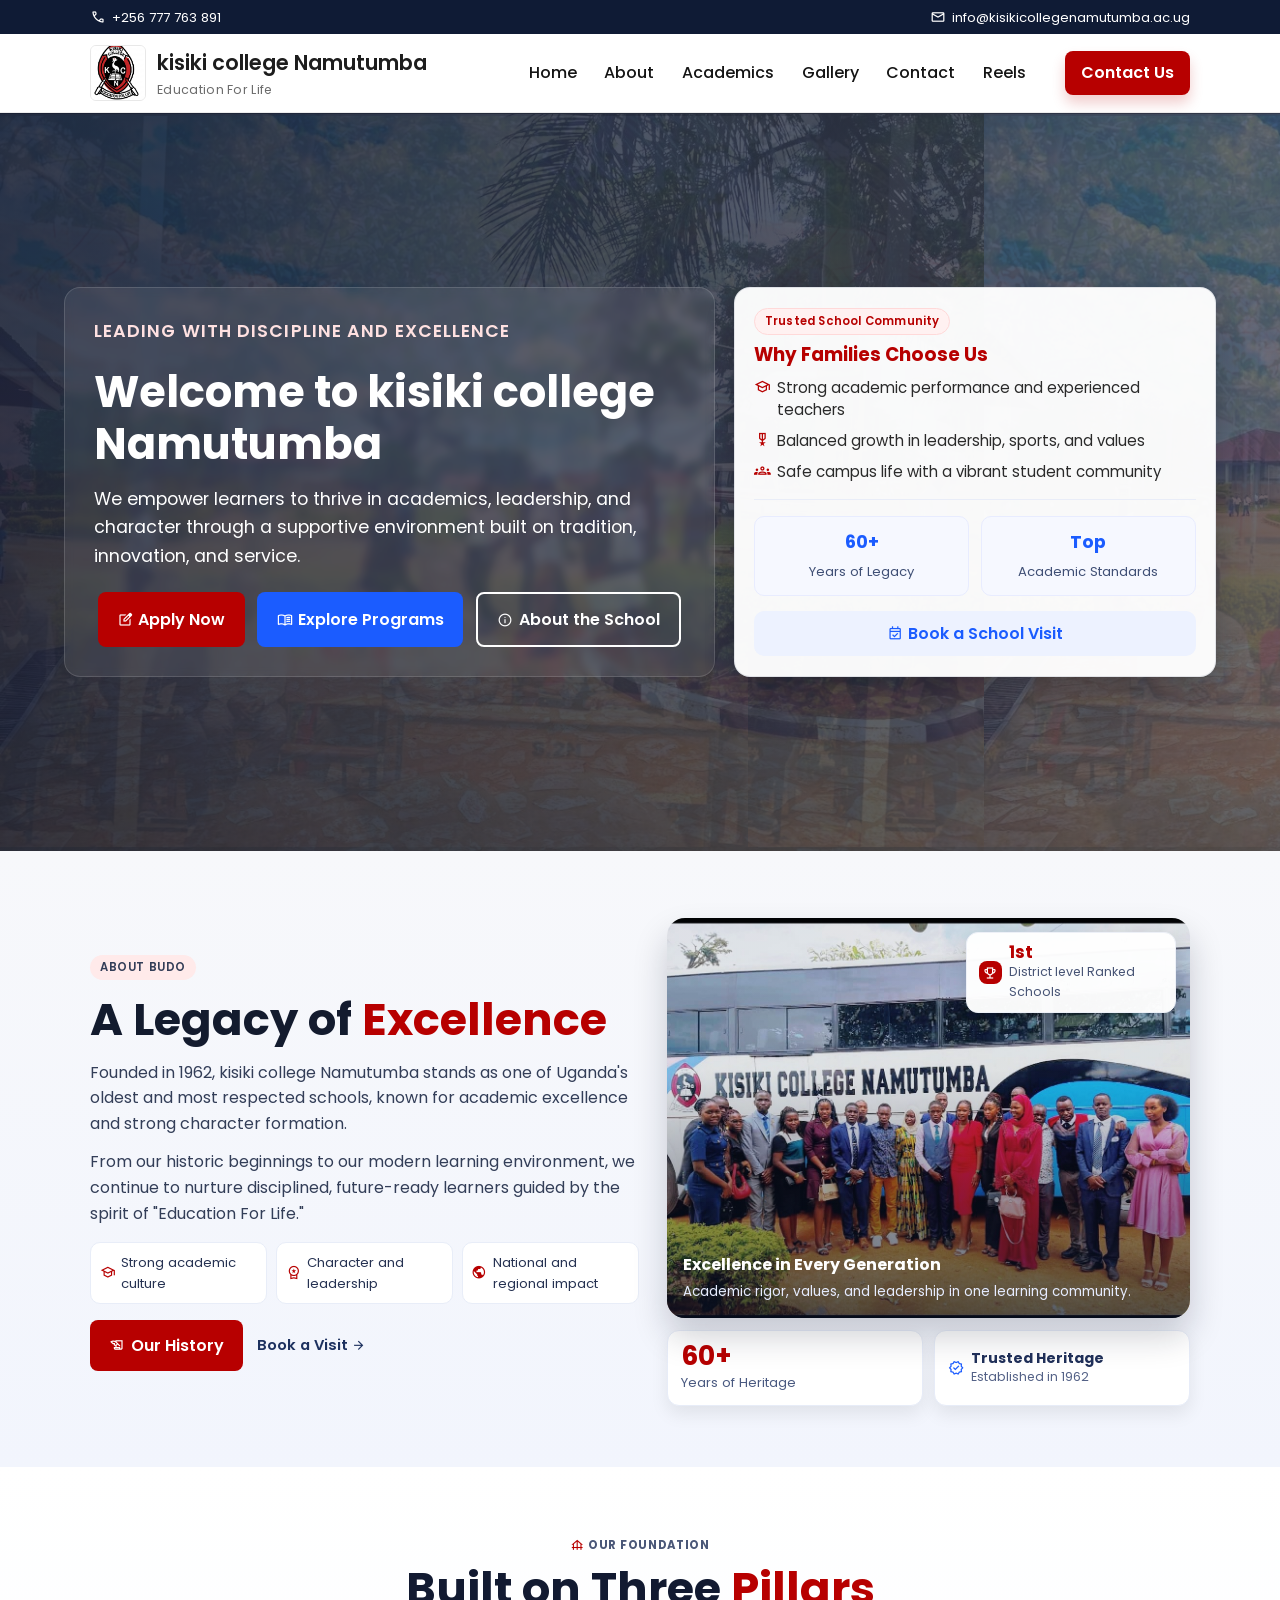
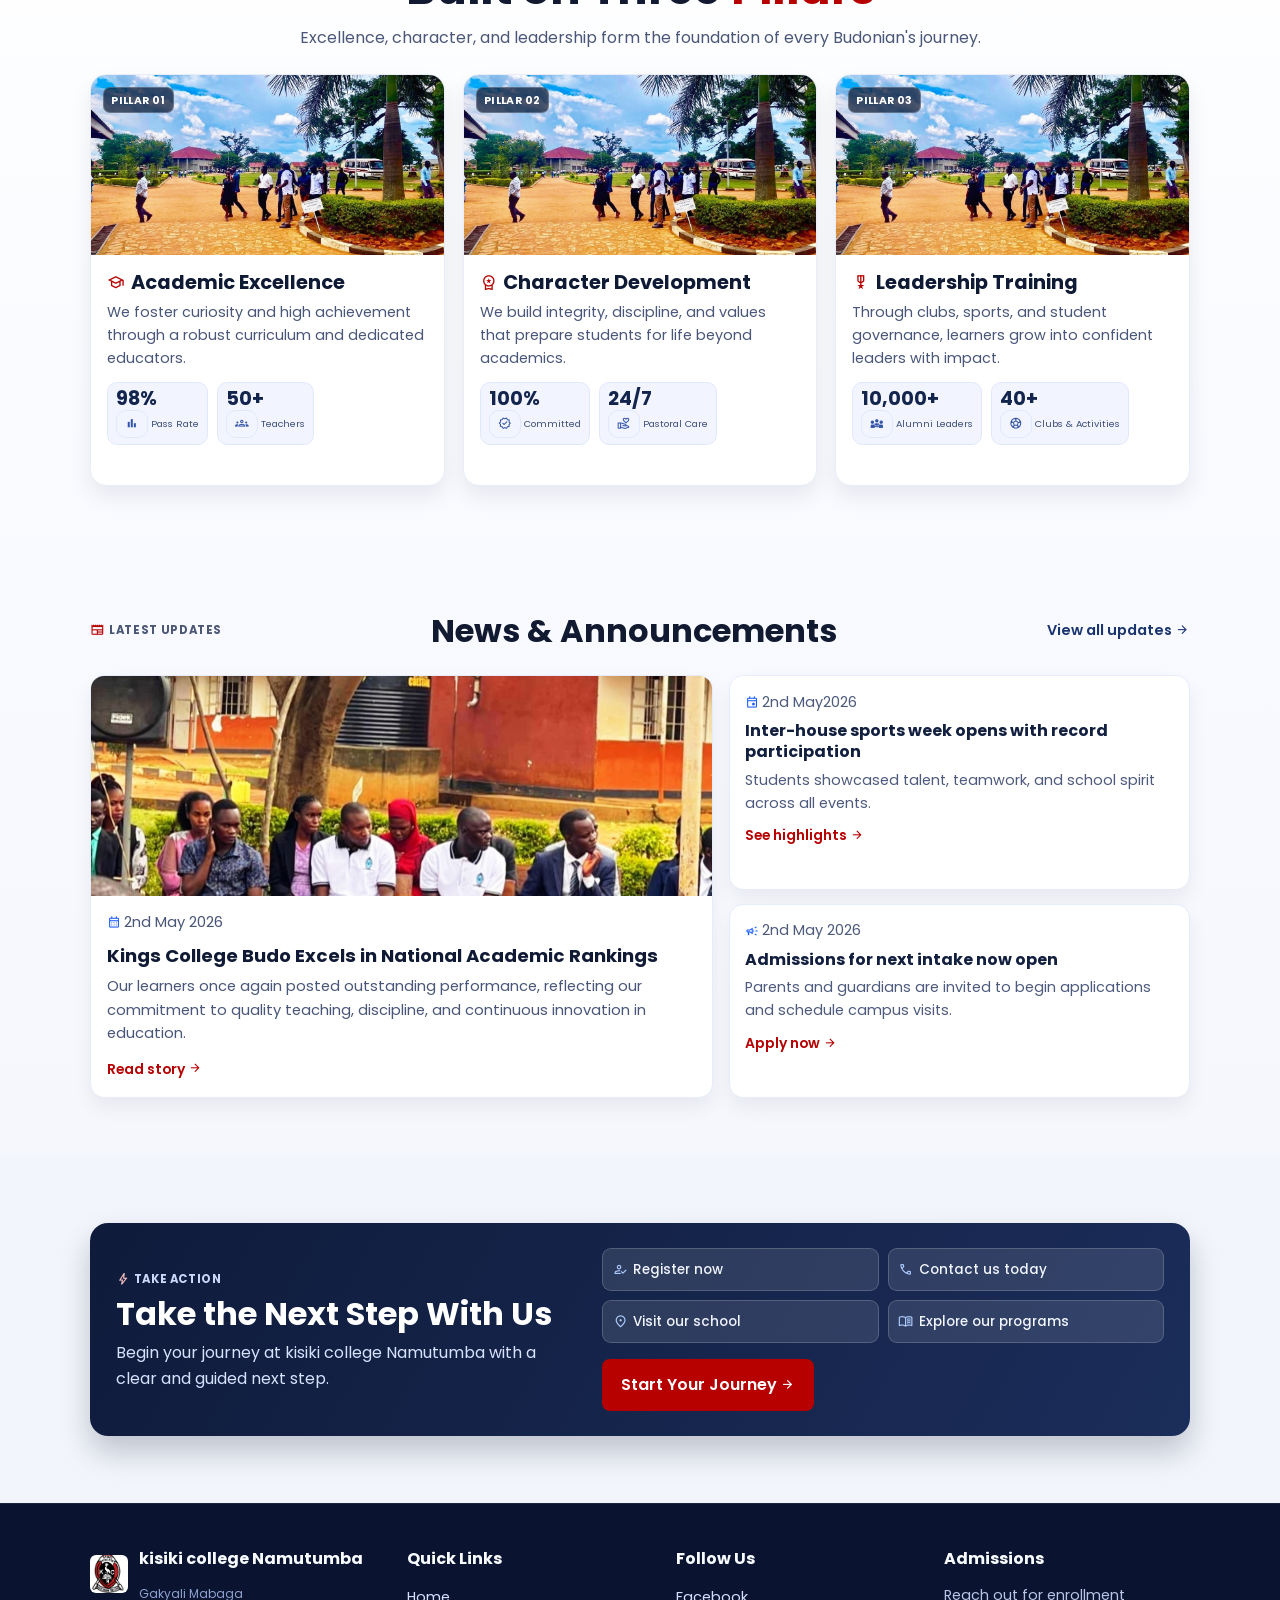
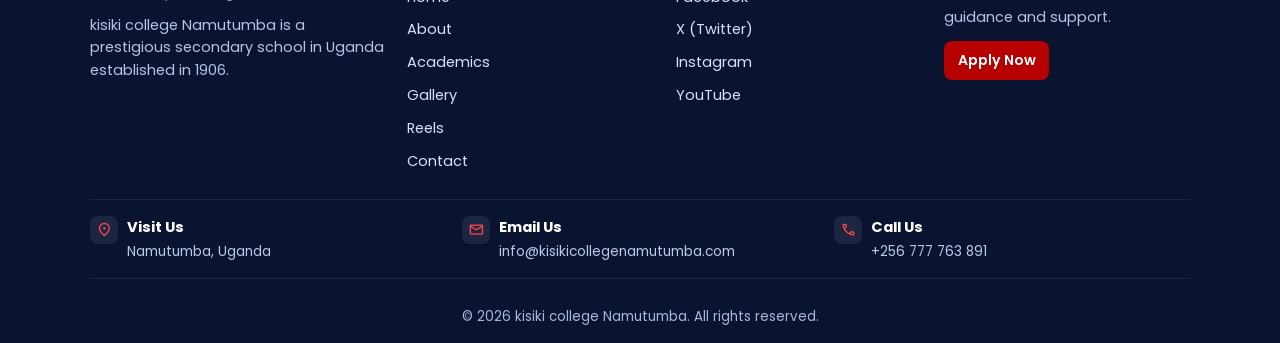
<file: index.html>
<!DOCTYPE html>
<html lang="en">
<head>
  <meta charset="UTF-8">
  <meta name="viewport" content="width=device-width, initial-scale=1.0">
  <meta name="description" content="kisiki college Namutumba official school website home page.">
  <title>kisiki college Namutumba | Home</title>
  <link rel="preconnect" href="https://fonts.googleapis.com">
  <link rel="preconnect" href="https://fonts.gstatic.com" crossorigin>
  <link href="https://fonts.googleapis.com/css2?family=Poppins:wght@300;400;500;600;700&display=swap" rel="stylesheet">
  <link href="https://fonts.googleapis.com/css2?family=Material+Symbols+Outlined" rel="stylesheet">
  <link rel="stylesheet" href="css/style.css">
</head>
<body>
  <!-- Header section with top info strip and navigation -->
  <header class="site-header">
    <div class="header-topbar">
      <div class="container topbar-inner">
        <p class="topbar-item"><span class="material-symbols-outlined" aria-hidden="true">call</span>+256 777 763 891</p>
        <p class="topbar-item"><span class="material-symbols-outlined" aria-hidden="true">mail</span>info@kisikicollegenamutumba.ac.ug</p>
      </div>
    </div>

    <nav class="site-nav" aria-label="Main navigation">
      <div class="container nav-inner">
        <a href="home.html" class="brand-wrapper" aria-label="kisiki college Namutumba home page">
          <img src="logo.jpeg" alt="kisiki college Namutumba" class="school-logo">
          <div class="brand-text">
            <h1>kisiki college Namutumba</h1>
            <p class="motto">Education For Life</p>
          </div>
        </a>

        <button class="menu-toggle" id="menuToggle" aria-label="Toggle menu" aria-expanded="false" aria-controls="navLinks">
          <span></span><span></span><span></span>
        </button>

        <ul class="nav-links" id="navLinks">
          <li><a href="home.html">Home</a></li>
          <li><a href="about.html">About</a></li>
          <li><a href="academics.html">Academics</a></li>
          <li><a href="gallery.html">Gallery</a></li>
          <li><a href="contact.html">Contact</a></li>
          <li><a href="reels.html">Reels</a></li>
        </ul>

        <a href="contact.html" class="header-cta">Contact Us</a>
      </div>
    </nav>
  </header>

  <main>
    <!-- Hero section with moving background effect -->
    <section class="hero" id="hero">
      <div class="moving-bg" aria-hidden="true">
        <div class="bg-track track-a"></div>
        <div class="bg-track track-b"></div>
      </div>
      <div class="overlay"></div>

      <div class="container hero-layout">
        <div class="hero-content">
          <p class="hero-kicker">Leading with Discipline and Excellence</p>
          <h2>Welcome to kisiki college Namutumba</h2>
          <p>
            We empower learners to thrive in academics, leadership, and character through a
            supportive environment built on tradition, innovation, and service.
          </p>
          <div class="hero-buttons">
            <a href="contact.html" class="btn btn-primary"><span class="material-symbols-outlined" aria-hidden="true">edit_square</span>Apply Now</a>
            <a href="academics.html" class="btn btn-secondary"><span class="material-symbols-outlined" aria-hidden="true">menu_book</span>Explore Programs</a>
            <a href="about.html" class="btn btn-outline"><span class="material-symbols-outlined" aria-hidden="true">info</span>About the School</a>
          </div>
        </div>

        <aside class="hero-panel" aria-label="School highlights">
          <p class="hero-panel-tag">Trusted School Community</p>
          <h3>Why Families Choose Us</h3>
          <ul class="hero-points">
            <li><span class="material-symbols-outlined" aria-hidden="true">school</span>Strong academic performance and experienced teachers</li>
            <li><span class="material-symbols-outlined" aria-hidden="true">military_tech</span>Balanced growth in leadership, sports, and values</li>
            <li><span class="material-symbols-outlined" aria-hidden="true">groups</span>Safe campus life with a vibrant student community</li>
          </ul>
          <div class="hero-panel-divider" aria-hidden="true"></div>
          <div class="hero-stats">
            <div>
              <strong>60+</strong>
              <span>Years of Legacy</span>
            </div>
            <div>
              <strong>Top</strong>
              <span>Academic Standards</span>
            </div>
          </div>
          <a href="contact.html" class="hero-panel-link">
            <span class="material-symbols-outlined" aria-hidden="true">event_available</span>
            Book a School Visit
          </a>
        </aside>
      </div>
    </section>

    <!-- Legacy highlight section -->
    <section class="legacy-section">
      <div class="container legacy-layout">
        <div class="legacy-content">
          <p class="legacy-tag">About Budo</p>
          <h3>A Legacy of <span>Excellence</span></h3>
          <p>
            Founded in 1962, kisiki college Namutumba stands as one of Uganda's oldest and most
            respected schools, known for academic excellence and strong character formation.
          </p>
          <p>
            From our historic beginnings to our modern learning environment, we continue to
            nurture disciplined, future-ready learners guided by the spirit of "Education For Life."
          </p>
          <div class="legacy-highlights" aria-label="School strengths">
            <p><span class="material-symbols-outlined" aria-hidden="true">school</span>Strong academic culture</p>
            <p><span class="material-symbols-outlined" aria-hidden="true">workspace_premium</span>Character and leadership</p>
            <p><span class="material-symbols-outlined" aria-hidden="true">public</span>National and regional impact</p>
          </div>
          <div class="legacy-actions">
            <a href="about.html" class="btn btn-primary legacy-btn">
              <span class="material-symbols-outlined" aria-hidden="true">history_edu</span>
              Our History
            </a>
            <a href="contact.html" class="legacy-link">
              Book a Visit
              <span class="material-symbols-outlined" aria-hidden="true">arrow_forward</span>
            </a>
          </div>
        </div>

        <div class="legacy-media">
          <div class="legacy-image-wrap">
            <img src="bus.jpg" alt="Students of kisiki college Namutumba in a classroom" class="legacy-image">
            <div class="legacy-image-overlay"></div>
            <div class="legacy-media-caption">
              <h4>Excellence in Every Generation</h4>
              <p>Academic rigor, values, and leadership in one learning community.</p>
            </div>
            <div class="legacy-card legacy-card-top">
              <span class="material-symbols-outlined" aria-hidden="true">emoji_events</span>
              <div>
                <strong>1st</strong>
                <p>District level Ranked Schools</p>
              </div>
            </div>
          </div>

          <div class="legacy-metrics">
            <div class="legacy-metric legacy-metric-primary">
              <strong>60+</strong>
              <p>Years of Heritage</p>
            </div>
            <div class="legacy-metric legacy-metric-secondary">
              <span class="material-symbols-outlined" aria-hidden="true">verified</span>
              <div>
                <strong>Trusted Heritage</strong>
                <p>Established in 1962</p>
              </div>
            </div>
          </div>
        </div>
      </div>
    </section>

    <!-- Three pillars section -->
    <section class="pillars-section">
      <div class="container">
        <div class="pillars-heading">
          <p class="pillars-tag"><span class="material-symbols-outlined" aria-hidden="true">foundation</span>Our Foundation</p>
          <h3>Built on Three <span>Pillars</span></h3>
          <p>
            Excellence, character, and leadership form the foundation of every Budonian's
            journey.
          </p>
        </div>

        <div class="pillars-grid">
          <article class="pillar-card">
            <div class="pillar-media">
              <img src="compound.jpg" alt="Students during break session" class="pillar-image">
              <p class="pillar-index">Pillar 01</p>
            </div>
            <div class="pillar-content">
              <h4><span class="material-symbols-outlined pillar-title-icon" aria-hidden="true">school</span>Academic Excellence</h4>
              <p>
                We foster curiosity and high achievement through a robust curriculum and
                dedicated educators.
              </p>
              <div class="pillar-meta">
                <span><strong>98%</strong><small><span class="material-symbols-outlined" aria-hidden="true">bar_chart</span>Pass Rate</small></span>
                <span><strong>50+</strong><small><span class="material-symbols-outlined" aria-hidden="true">groups</span>Teachers</small></span>
              </div>
            </div>
          </article>

          <article class="pillar-card">
            <div class="pillar-media">
              <img src="compound.jpg" alt="Palm-lined school campus with students" class="pillar-image">
              <p class="pillar-index">Pillar 02</p>
            </div>
            <div class="pillar-content">
              <h4><span class="material-symbols-outlined pillar-title-icon" aria-hidden="true">workspace_premium</span>Character Development</h4>
              <p>
                We build integrity, discipline, and values that prepare students for life
                beyond academics.
              </p>
              <div class="pillar-meta">
                <span><strong>100%</strong><small><span class="material-symbols-outlined" aria-hidden="true">verified</span>Committed</small></span>
                <span><strong>24/7</strong><small><span class="material-symbols-outlined" aria-hidden="true">volunteer_activism</span>Pastoral Care</small></span>
              </div>
            </div>
          </article>

          <article class="pillar-card">
            <div class="pillar-media">
              <img src="compound.jpg" alt="Students participating in co-curricular leadership activity" class="pillar-image">
              <p class="pillar-index">Pillar 03</p>
            </div>
            <div class="pillar-content">
              <h4><span class="material-symbols-outlined pillar-title-icon" aria-hidden="true">military_tech</span>Leadership Training</h4>
              <p>
                Through clubs, sports, and student governance, learners grow into confident
                leaders with impact.
              </p>
              <div class="pillar-meta">
                <span><strong>10,000+</strong><small><span class="material-symbols-outlined" aria-hidden="true">diversity_3</span>Alumni Leaders</small></span>
                <span><strong>40+</strong><small><span class="material-symbols-outlined" aria-hidden="true">sports_soccer</span>Clubs & Activities</small></span>
              </div>
            </div>
          </article>
        </div>
      </div>
    </section>

    <!-- News section -->
    <section class="news-section">
      <div class="container">
        <div class="news-heading">
          <p class="news-tag"><span class="material-symbols-outlined" aria-hidden="true">newspaper</span>Latest Updates</p>
          <h3>News & Announcements</h3>
          <a href="gallery.html" class="news-view-all">View all updates <span class="material-symbols-outlined" aria-hidden="true">arrow_forward</span></a>
        </div>

        <div class="news-layout">
          <article class="news-featured">
            <img src="henry.jpg" alt="Students celebrating at a school event" class="news-image">
            <div class="news-content">
              <p class="news-meta"><span class="material-symbols-outlined" aria-hidden="true">calendar_month</span>2nd May 2026</p>
              <h4>Kings College Budo Excels in National Academic Rankings</h4>
              <p>
                Our learners once again posted outstanding performance, reflecting our commitment
                to quality teaching, discipline, and continuous innovation in education.
              </p>
              <a href="academics.html" class="news-link">Read story <span class="material-symbols-outlined" aria-hidden="true">arrow_forward</span></a>
            </div>
          </article>

          <div class="news-list">
            <article class="news-item">
              <p class="news-meta"><span class="material-symbols-outlined" aria-hidden="true">event</span>2nd May2026</p>
              <h5>Inter-house sports week opens with record participation</h5>
              <p>Students showcased talent, teamwork, and school spirit across all events.</p>
              <a href="reels.html" class="news-link">See highlights <span class="material-symbols-outlined" aria-hidden="true">arrow_forward</span></a>
            </article>

            <article class="news-item">
              <p class="news-meta"><span class="material-symbols-outlined" aria-hidden="true">campaign</span>2nd May 2026</p>
              <h5>Admissions for next intake now open</h5>
              <p>Parents and guardians are invited to begin applications and schedule campus visits.</p>
              <a href="contact.html" class="news-link">Apply now <span class="material-symbols-outlined" aria-hidden="true">arrow_forward</span></a>
            </article>
          </div>
        </div>
      </div>
    </section>

    <!-- Call to action section -->
    <section class="cta-section">
      <div class="container cta-shell">
        <div class="cta-content">
          <p class="cta-tag"><span class="material-symbols-outlined" aria-hidden="true">bolt</span>Take Action</p>
          <h3>Take the Next Step With Us</h3>
          <p class="cta-intro">
            Begin your journey at kisiki college Namutumba with a clear and guided next step.
          </p>
        </div>

        <div class="cta-right">
          <div class="cta-points">
            <p><span class="material-symbols-outlined" aria-hidden="true">how_to_reg</span><span>Register now</span></p>
            <p><span class="material-symbols-outlined" aria-hidden="true">call</span><span>Contact us today</span></p>
            <p><span class="material-symbols-outlined" aria-hidden="true">location_on</span><span>Visit our school</span></p>
            <p><span class="material-symbols-outlined" aria-hidden="true">menu_book</span><span>Explore our programs</span></p>
          </div>
          <a href="contact.html" class="btn btn-primary cta-btn">
            Start Your Journey
            <span class="material-symbols-outlined" aria-hidden="true">arrow_forward</span>
          </a>
        </div>
      </div>
    </section>
  </main>

  <!-- Footer section -->
  <footer class="site-footer">
    <div class="container footer-top">
      <div class="footer-col footer-brand">
        <div class="footer-logo-row">
          <img src="logo.jpeg" alt="Kings College Budo logo" class="footer-logo">
          <div>
            <h4>kisiki college Namutumba</h4>
            <p class="footer-motto">Gakyali Mabaga</p>
          </div>
        </div>
        <p class="footer-description">
          kisiki college Namutumba is a prestigious secondary school in Uganda established in 1906.
        </p>
      </div>

      <div class="footer-col">
        <h4>Quick Links</h4>
        <ul class="footer-links">
          <li><a href="home.html">Home</a></li>
          <li><a href="about.html">About</a></li>
          <li><a href="academics.html">Academics</a></li>
          <li><a href="gallery.html">Gallery</a></li>
          <li><a href="reels.html">Reels</a></li>
          <li><a href="contact.html">Contact</a></li>
        </ul>
      </div>

      <div class="footer-col">
        <h4>Follow Us</h4>
        <ul class="footer-links">
          <li><a href="#">Facebook</a></li>
          <li><a href="#">X (Twitter)</a></li>
          <li><a href="#">Instagram</a></li>
          <li><a href="#">YouTube</a></li>
        </ul>
      </div>

      <div class="footer-col">
        <h4>Admissions</h4>
        <p class="footer-description">Reach out for enrollment guidance and support.</p>
        <a href="contact.html" class="footer-mini-cta">Apply Now</a>
      </div>
    </div>

    <div class="container footer-contact-strip">
      <div class="footer-contact-card">
        <span class="material-symbols-outlined" aria-hidden="true">location_on</span>
        <div>
          <h5>Visit Us</h5>
          <p> Namutumba, Uganda</p>
        </div>
      </div>
      <div class="footer-contact-card">
        <span class="material-symbols-outlined" aria-hidden="true">mail</span>
        <div>
          <h5>Email Us</h5>
          <p>info@kisikicollegenamutumba.com</p>
        </div>
      </div>
      <div class="footer-contact-card">
        <span class="material-symbols-outlined" aria-hidden="true">call</span>
        <div>
          <h5>Call Us</h5>
          <p>+256 777 763 891
          </p>
        </div>
      </div>
    </div>
    <p class="copyright">&copy; 2026 kisiki college Namutumba. All rights reserved.</p>
  </footer>

  <script src="js/style.js"></script>
</body>
</html>
</file>
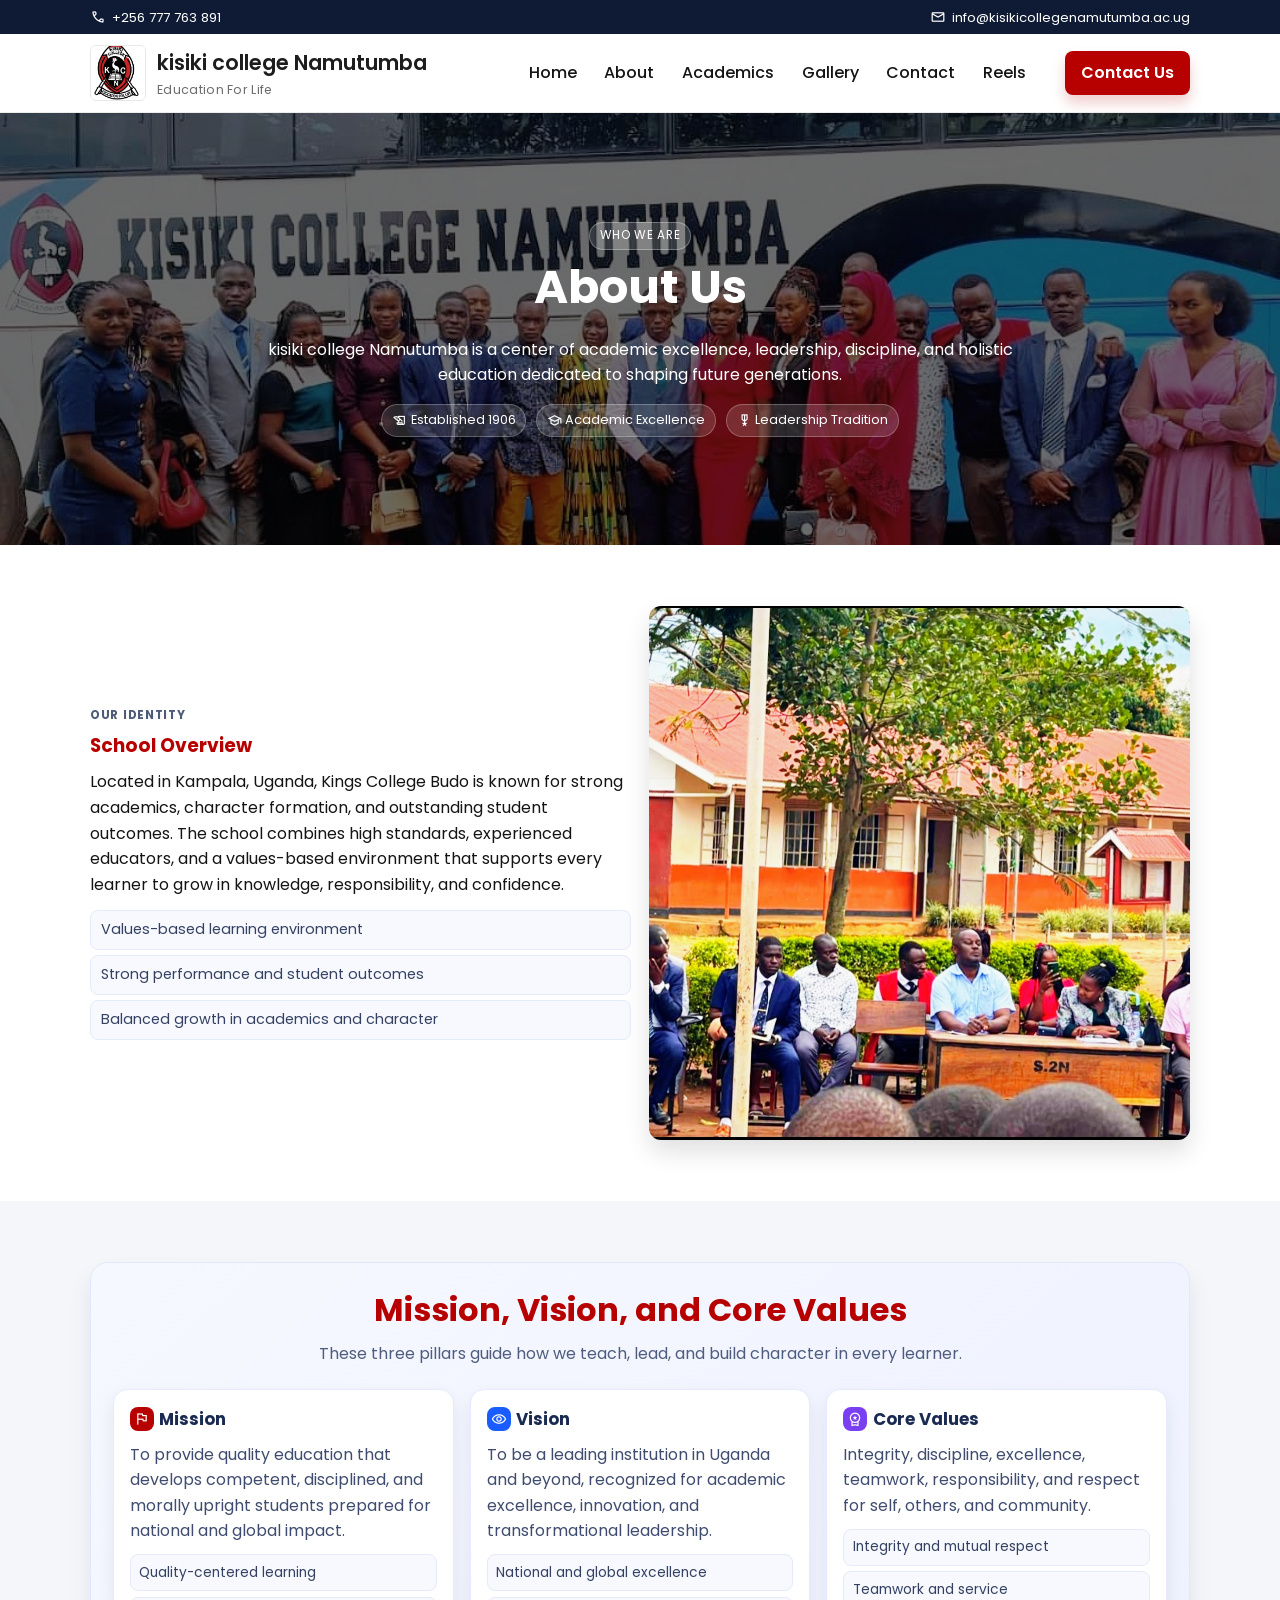
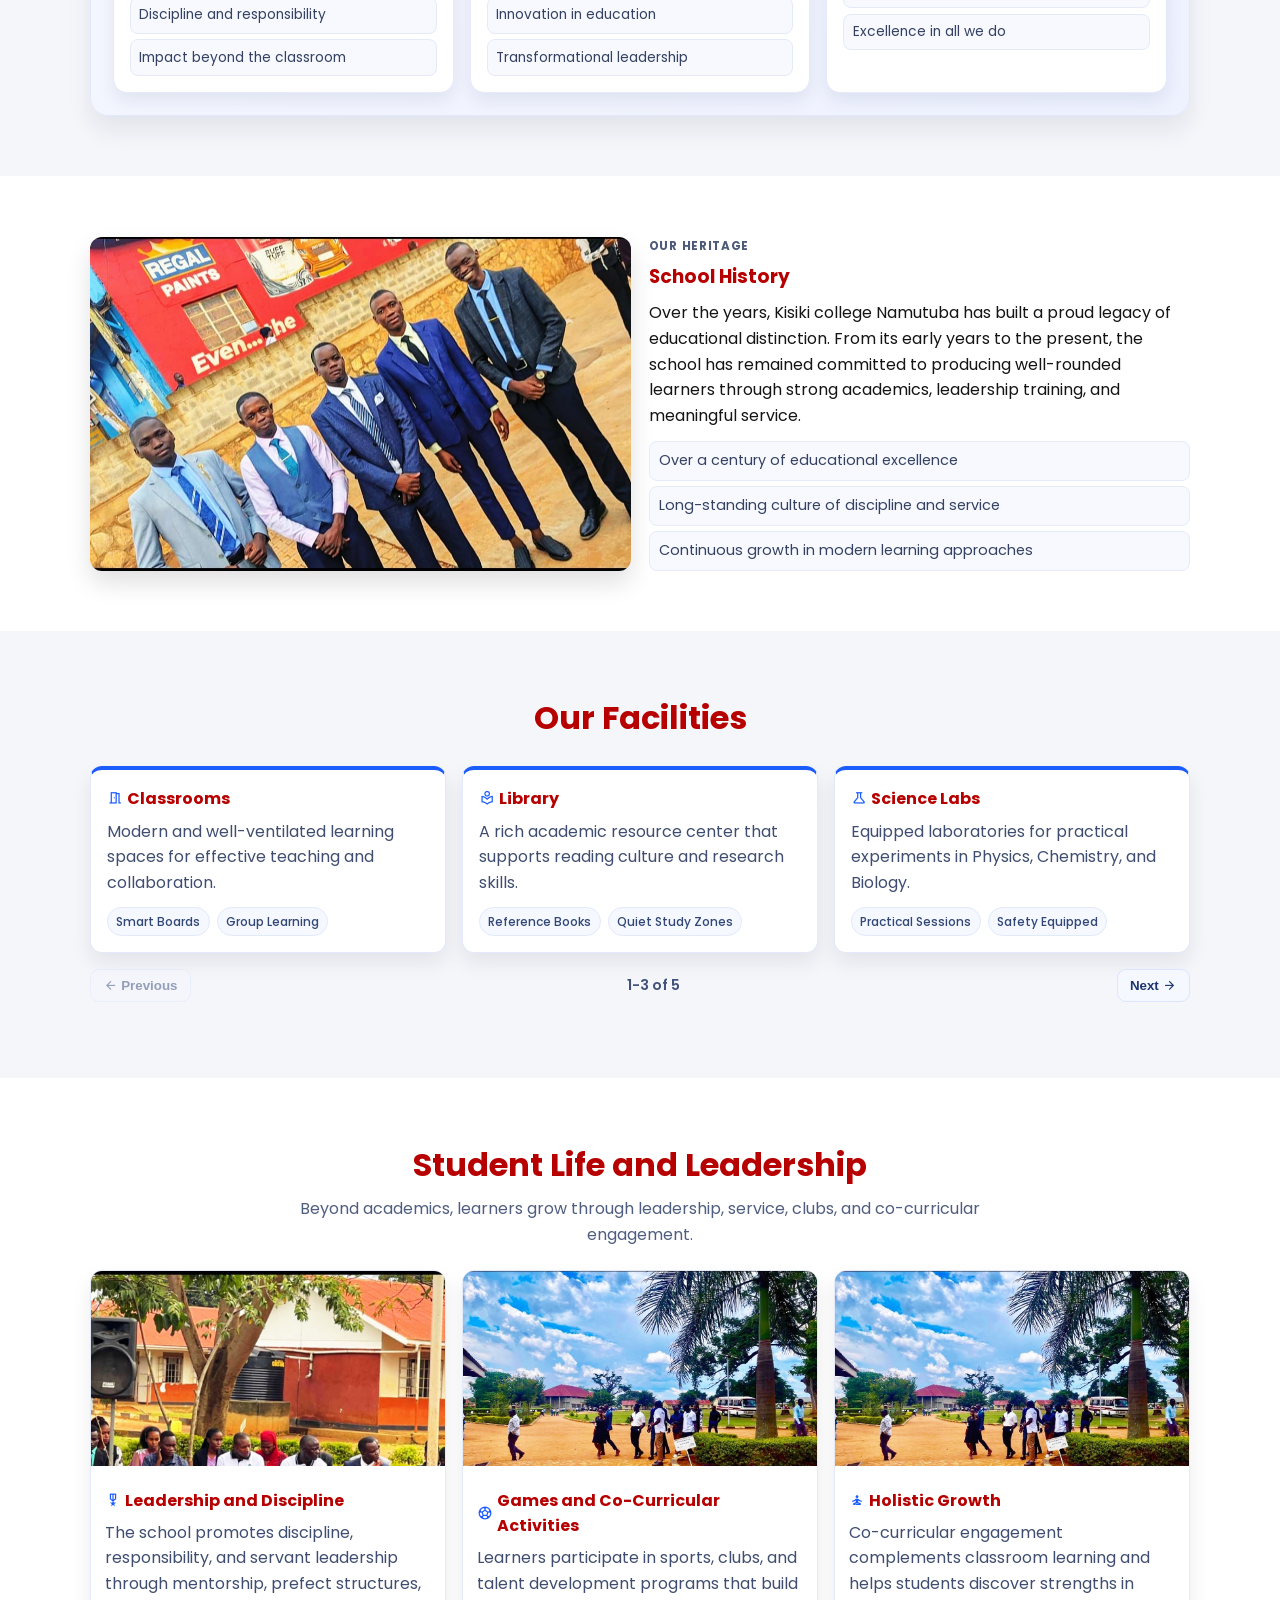
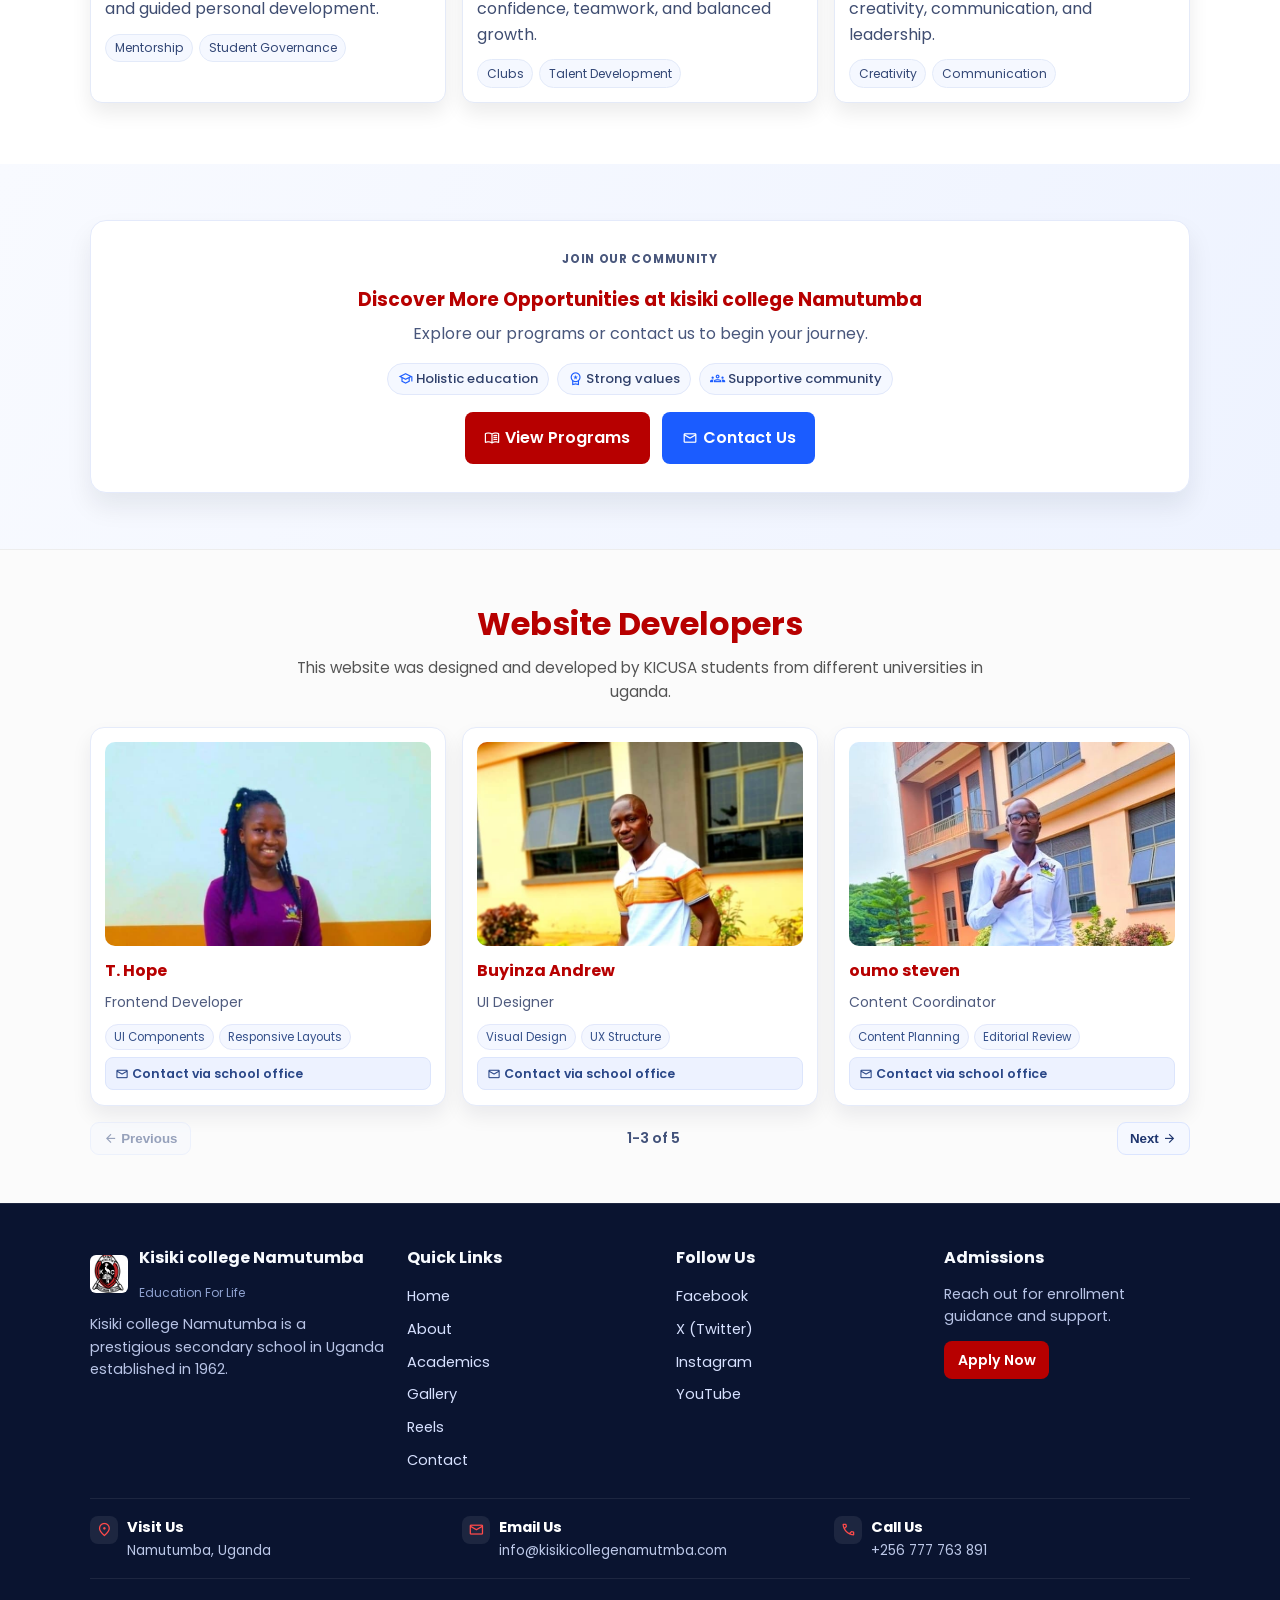
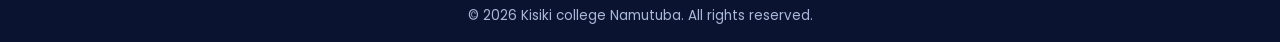
<file: about.html>
<!DOCTYPE html>
<html lang="en">
<head>
  <meta charset="UTF-8">
  <meta name="viewport" content="width=device-width, initial-scale=1.0">
  <meta name="description" content="About Kisiki College Namutumba - history, mission, values, student life, and website developers.">
  <title>About Us | Kisiki College Namutumba</title>
  <link rel="preconnect" href="https://fonts.googleapis.com">
  <link rel="preconnect" href="https://fonts.gstatic.com" crossorigin>
  <link href="https://fonts.googleapis.com/css2?family=Poppins:wght@300;400;500;600;700&display=swap" rel="stylesheet">
  <link href="https://fonts.googleapis.com/css2?family=Material+Symbols+Outlined" rel="stylesheet">
  <link rel="stylesheet" href="css/style.css">
</head>
<body>
  <!-- Header section with top info strip and navigation -->
  <header class="site-header">
    <div class="header-topbar">
      <div class="container topbar-inner">
        <p class="topbar-item"><span class="material-symbols-outlined" aria-hidden="true">call</span>+256 777 763 891</p>
        <p class="topbar-item"><span class="material-symbols-outlined" aria-hidden="true">mail</span>info@kisikicollegenamutumba.ac.ug</p>
      </div>
    </div>

    <nav class="site-nav" aria-label="Main navigation">
      <div class="container nav-inner">
        <a href="home.html" class="brand-wrapper" aria-label="kisiki college Namutumba home page">
          <img src="logo.jpeg" alt="kisiki college Namutumba logo" class="school-logo">
          <div class="brand-text">
            <h1>kisiki college Namutumba</h1>
            <p class="motto">Education For Life</p>
          </div>
        </a>

        <button class="menu-toggle" id="menuToggle" aria-label="Toggle menu" aria-expanded="false" aria-controls="navLinks">
          <span></span><span></span><span></span>
        </button>

        <ul class="nav-links" id="navLinks">
          <li><a href="home.html">Home</a></li>
          <li><a href="about.html" aria-current="page">About</a></li>
          <li><a href="academics.html">Academics</a></li>
          <li><a href="gallery.html">Gallery</a></li>
          <li><a href="contact.html">Contact</a></li>
          <li><a href="reels.html">Reels</a></li>
        </ul>

        <a href="contact.html" class="header-cta">Contact Us</a>
      </div>
    </nav>
  </header>

  <main>
    <!-- About header section -->
    <section class="about-hero reveal-on-scroll">
      <div class="about-hero-overlay"></div>
      <div class="container about-hero-content">
        <p class="about-hero-tag">Who We Are</p>
        <h2>About Us</h2>
        <p>
         kisiki college Namutumba is a center of academic excellence, leadership, discipline,
          and holistic education dedicated to shaping future generations.
        </p>
        <div class="about-hero-highlights">
          <p><span class="material-symbols-outlined" aria-hidden="true">history_edu</span>Established 1906</p>
          <p><span class="material-symbols-outlined" aria-hidden="true">school</span>Academic Excellence</p>
          <p><span class="material-symbols-outlined" aria-hidden="true">military_tech</span>Leadership Tradition</p>
        </div>
      </div>
    </section>

    <!-- School overview section -->
    <section class="about-section reveal-on-scroll">
      <div class="container school-overview">
        <div class="school-overview-text">
          <p class="section-eyebrow">Our Identity</p>
          <h3>School Overview</h3>
          <p>
            Located in Kampala, Uganda, Kings College Budo is known for strong academics,
            character formation, and outstanding student outcomes. The school combines
            high standards, experienced educators, and a values-based environment that
            supports every learner to grow in knowledge, responsibility, and confidence.
          </p>
          <ul class="about-points">
            <li>Values-based learning environment</li>
            <li>Strong performance and student outcomes</li>
            <li>Balanced growth in academics and character</li>
          </ul>
        </div>
        <img src="dungu.jpg" alt="Kings College Budo school compound" class="school-overview-image">
      </div>
    </section>

    <!-- Mission, vision, and values section -->
    <section class="about-section section-light reveal-on-scroll">
      <div class="container mvv-showcase">
        <div class="section-heading">
          <h3>Mission, Vision, and Core Values</h3>
          <p class="mvv-intro">
            These three pillars guide how we teach, lead, and build character in every learner.
          </p>
        </div>
        <div class="mvv-grid">
          <article class="mvv-card mvv-card-mission">
            <div class="mvv-card-head">
              <span class="material-symbols-outlined" aria-hidden="true">flag</span>
              <h4>Mission</h4>
            </div>
            <p class="mvv-main-text">
              To provide quality education that develops competent, disciplined, and
              morally upright students prepared for national and global impact.
            </p>
            <ul class="mvv-list">
              <li>Quality-centered learning</li>
              <li>Discipline and responsibility</li>
              <li>Impact beyond the classroom</li>
            </ul>
          </article>
          <article class="mvv-card mvv-card-vision">
            <div class="mvv-card-head">
              <span class="material-symbols-outlined" aria-hidden="true">visibility</span>
              <h4>Vision</h4>
            </div>
            <p class="mvv-main-text">
              To be a leading institution in Uganda and beyond, recognized for academic
              excellence, innovation, and transformational leadership.
            </p>
            <ul class="mvv-list">
              <li>National and global excellence</li>
              <li>Innovation in education</li>
              <li>Transformational leadership</li>
            </ul>
          </article>
          <article class="mvv-card mvv-card-values">
            <div class="mvv-card-head">
              <span class="material-symbols-outlined" aria-hidden="true">workspace_premium</span>
              <h4>Core Values</h4>
            </div>
            <p class="mvv-main-text">
              Integrity, discipline, excellence, teamwork, responsibility, and respect
              for self, others, and community.
            </p>
            <ul class="mvv-list">
              <li>Integrity and mutual respect</li>
              <li>Teamwork and service</li>
              <li>Excellence in all we do</li>
            </ul>
          </article>
        </div>
      </div>
    </section>

    <!-- School history section -->
    <section class="about-section reveal-on-scroll">
      <div class="container history-layout">
        <img src="student leaders.jpg" alt="Historical image related to Kings College Budo" class="history-image">
        <div class="history-text">
          <p class="section-eyebrow">Our Heritage</p>
          <h3>School History</h3>
          <p>
            Over the years, Kisiki college Namutuba has built a proud legacy of educational
            distinction. From its early years to the present, the school has remained
            committed to producing well-rounded learners through strong academics,
            leadership training, and meaningful service.
          </p>
          <ul class="about-points">
            <li>Over a century of educational excellence</li>
            <li>Long-standing culture of discipline and service</li>
            <li>Continuous growth in modern learning approaches</li>
          </ul>
        </div>
      </div>
    </section>

    <!-- Facilities section -->
    <section class="about-section section-light reveal-on-scroll">
      <div class="container">
        <div class="section-heading">
          <h3>Our Facilities</h3>
        </div>
        <div class="facilities-grid" id="facilitiesGrid">
          <article class="facility-card">
            <h4><span class="material-symbols-outlined" aria-hidden="true">meeting_room</span>Classrooms</h4>
            <p>Modern and well-ventilated learning spaces for effective teaching and collaboration.</p>
            <div class="facility-meta"><span>Smart Boards</span><span>Group Learning</span></div>
          </article>
          <article class="facility-card">
            <h4><span class="material-symbols-outlined" aria-hidden="true">local_library</span>Library</h4>
            <p>A rich academic resource center that supports reading culture and research skills.</p>
            <div class="facility-meta"><span>Reference Books</span><span>Quiet Study Zones</span></div>
          </article>
          <article class="facility-card">
            <h4><span class="material-symbols-outlined" aria-hidden="true">science</span>Science Labs</h4>
            <p>Equipped laboratories for practical experiments in Physics, Chemistry, and Biology.</p>
            <div class="facility-meta"><span>Practical Sessions</span><span>Safety Equipped</span></div>
          </article>
          <article class="facility-card">
            <h4><span class="material-symbols-outlined" aria-hidden="true">computer</span>Computer Lab</h4>
            <p>ICT-enabled labs to build digital literacy and support technology-integrated learning.</p>
            <div class="facility-meta"><span>Internet Access</span><span>Digital Skills</span></div>
          </article>
          <article class="facility-card">
            <h4><span class="material-symbols-outlined" aria-hidden="true">sports_soccer</span>Sports Grounds</h4>
            <p>Quality sports facilities that nurture teamwork, fitness, and competitive excellence.</p>
            <div class="facility-meta"><span>Team Sports</span><span>Fitness Programs</span></div>
          </article>
        </div>
        <div class="facilities-controls" aria-label="Facilities navigation">
          <button type="button" class="facility-nav-btn" id="facilitiesPrev">
            <span class="material-symbols-outlined" aria-hidden="true">arrow_back</span>
            Previous
          </button>
          <p class="facilities-status" id="facilitiesStatus" aria-live="polite"></p>
          <button type="button" class="facility-nav-btn" id="facilitiesNext">
            Next
            <span class="material-symbols-outlined" aria-hidden="true">arrow_forward</span>
          </button>
        </div>
      </div>
    </section>

    <!-- Student life and leadership section -->
    <section class="about-section reveal-on-scroll">
      <div class="container">
        <div class="section-heading">
          <h3>Student Life and Leadership</h3>
          <p class="student-life-intro">
            Beyond academics, learners grow through leadership, service, clubs, and co-curricular engagement.
          </p>
        </div>
        <div class="student-life-grid">
          <article class="student-life-card">
            <img src="henry.jpg" alt="Student leadership activities">
            <div class="student-life-content">
              <h4><span class="material-symbols-outlined" aria-hidden="true">military_tech</span>Leadership and Discipline</h4>
              <p>
                The school promotes discipline, responsibility, and servant leadership
                through mentorship, prefect structures, and guided personal development.
              </p>
              <div class="student-life-meta">
                <span>Mentorship</span>
                <span>Student Governance</span>
              </div>
            </div>
          </article>
          <article class="student-life-card">
            <img src="compound.jpg" alt="Students participating in sports activities">
            <div class="student-life-content">
              <h4><span class="material-symbols-outlined" aria-hidden="true">sports_soccer</span>Games and Co-Curricular Activities</h4>
              <p>
                Learners participate in sports, clubs, and talent development programs
                that build confidence, teamwork, and balanced growth.
              </p>
              <div class="student-life-meta">
                <span>Clubs</span>
                <span>Talent Development</span>
              </div>
            </div>
          </article>
          <article class="student-life-card">
            <img src="compound.jpg" alt="Students during games session">
            <div class="student-life-content">
              <h4><span class="material-symbols-outlined" aria-hidden="true">self_improvement</span>Holistic Growth</h4>
              <p>
                Co-curricular engagement complements classroom learning and helps students
                discover strengths in creativity, communication, and leadership.
              </p>
              <div class="student-life-meta">
                <span>Creativity</span>
                <span>Communication</span>
              </div>
            </div>
          </article>
        </div>
      </div>
    </section>

    <!-- Call to action section -->
    <section class="about-cta reveal-on-scroll">
      <div class="container about-cta-shell">
        <div class="about-cta-content">
          <p class="about-cta-tag">Join Our Community</p>
          <h3>Discover More Opportunities at kisiki college Namutumba</h3>
          <p>Explore our programs or contact us to begin your journey.</p>
          <div class="about-cta-points">
            <p><span class="material-symbols-outlined" aria-hidden="true">school</span>Holistic education</p>
            <p><span class="material-symbols-outlined" aria-hidden="true">workspace_premium</span>Strong values</p>
            <p><span class="material-symbols-outlined" aria-hidden="true">groups</span>Supportive community</p>
          </div>
          <div class="hero-buttons">
            <a href="academics.html" class="btn btn-primary"><span class="material-symbols-outlined" aria-hidden="true">menu_book</span>View Programs</a>
            <a href="contact.html" class="btn btn-secondary"><span class="material-symbols-outlined" aria-hidden="true">mail</span>Contact Us</a>
          </div>
        </div>
      </div>
    </section>

    <!-- Website developers section -->
    <section class="developers-section reveal-on-scroll">
      <div class="container">
        <div class="section-heading">
          <h3>Website Developers</h3>
          <p class="developers-note">
            This website was designed and developed by KICUSA students from different universities in uganda.
          </p>
        </div>
        <div class="developers-grid" id="developersGrid">
          <article class="developer-card">
            <img src="T.hope.jpeg" alt="Developer Hope">
            <h4>T. Hope</h4>
            <p class="developer-role">Frontend Developer</p>
            <div class="developer-tags">
              <span>UI Components</span>
              <span>Responsive Layouts</span>
            </div>
            <a href="contact.html" class="developer-contact-link">
              <span class="material-symbols-outlined" aria-hidden="true">mail</span>
              Contact via school office
            </a>
          </article>
          <article class="developer-card">
            <img src="andrew.jpeg" alt="Developer Andrew">
            <h4> Buyinza Andrew</h4>
            <p class="developer-role">UI Designer</p>
            <div class="developer-tags">
              <span>Visual Design</span>
              <span>UX Structure</span>
            </div>
            <a href="contact.html" class="developer-contact-link">
              <span class="material-symbols-outlined" aria-hidden="true">mail</span>
              Contact via school office
            </a>
          </article>
          <article class="developer-card">
            <img src="oumo.jpeg" alt="Developer oumo">
            <h4>oumo steven</h4>
            <p class="developer-role">Content Coordinator</p>
            <div class="developer-tags">
              <span>Content Planning</span>
              <span>Editorial Review</span>
            </div>
            <a href="contact.html" class="developer-contact-link">
              <span class="material-symbols-outlined" aria-hidden="true">mail</span>
              Contact via school office
            </a>
          </article>
          <article class="developer-card">
            <img src="joshua.jpeg" alt="Developer joshua">
            <h4>Bagwana Joshua</h4>
            <p class="developer-role">Frontend Developer</p>
            <div class="developer-tags">
              <span>Interactive Features</span>
              <span>Performance Tuning</span>
            </div>
            <a href="contact.html" class="developer-contact-link">
              <span class="material-symbols-outlined" aria-hidden="true">mail</span>
              Contact via school office
            </a>
          </article>
          <article class="developer-card">
            <img src="walyendo.jpeg" alt="Developer walyendo">
            <h4>Walyendo Joseph</h4>
            <p class="developer-role">Project Support</p>
            <div class="developer-tags">
              <span>Coordination</span>
              <span>Quality Checks</span>
            </div>
            <a href="contact.html" class="developer-contact-link">
              <span class="material-symbols-outlined" aria-hidden="true">mail</span>
              Contact via school office
            </a>
          </article>
        </div>
        <div class="developers-controls" aria-label="Developers navigation">
          <button type="button" class="developer-nav-btn" id="developersPrev">
            <span class="material-symbols-outlined" aria-hidden="true">arrow_back</span>
            Previous
          </button>
          <p class="developers-status" id="developersStatus" aria-live="polite"></p>
          <button type="button" class="developer-nav-btn" id="developersNext">
            Next
            <span class="material-symbols-outlined" aria-hidden="true">arrow_forward</span>
          </button>
        </div>
      </div>
    </section>
  </main>

  <!-- Footer section -->
  <footer class="site-footer">
    <div class="container footer-top">
      <div class="footer-col footer-brand">
        <div class="footer-logo-row">
          <img src="logo.jpeg" alt="Kisiki college Namutumba logo" class="footer-logo">
          <div>
            <h4>Kisiki college Namutumba</h4>
            <p class="footer-motto">Education For Life</p>
          </div>
        </div>
        <p class="footer-description">
          Kisiki college Namutumba is a prestigious secondary school in Uganda established in 1962.
        </p>
      </div>

      <div class="footer-col">
        <h4>Quick Links</h4>
        <ul class="footer-links">
          <li><a href="home.html">Home</a></li>
          <li><a href="about.html">About</a></li>
          <li><a href="academics.html">Academics</a></li>
          <li><a href="gallery.html">Gallery</a></li>
          <li><a href="reels.html">Reels</a></li>
          <li><a href="contact.html">Contact</a></li>
        </ul>
      </div>

      <div class="footer-col">
        <h4>Follow Us</h4>
        <ul class="footer-links">
          <li><a href="#">Facebook</a></li>
          <li><a href="#">X (Twitter)</a></li>
          <li><a href="#">Instagram</a></li>
          <li><a href="#">YouTube</a></li>
        </ul>
      </div>

      <div class="footer-col">
        <h4>Admissions</h4>
        <p class="footer-description">Reach out for enrollment guidance and support.</p>
        <a href="contact.html" class="footer-mini-cta">Apply Now</a>
      </div>
    </div>

    <div class="container footer-contact-strip">
      <div class="footer-contact-card">
        <span class="material-symbols-outlined" aria-hidden="true">location_on</span>
        <div>
          <h5>Visit Us</h5>
          <p>Namutumba, Uganda</p>
        </div>
      </div>
      <div class="footer-contact-card">
        <span class="material-symbols-outlined" aria-hidden="true">mail</span>
        <div>
          <h5>Email Us</h5>
          <p>info@kisikicollegenamutmba.com</p>
        </div>
      </div>
      <div class="footer-contact-card">
        <span class="material-symbols-outlined" aria-hidden="true">call</span>
        <div>
          <h5>Call Us</h5>
          <p>+256 777 763 891</p>
        </div>
      </div>
    </div>
    <p class="copyright">&copy; 2026 Kisiki college Namutuba. All rights reserved.</p>
  </footer>

  <script src="js/script.js"></script>
</body>
</html>
</file>
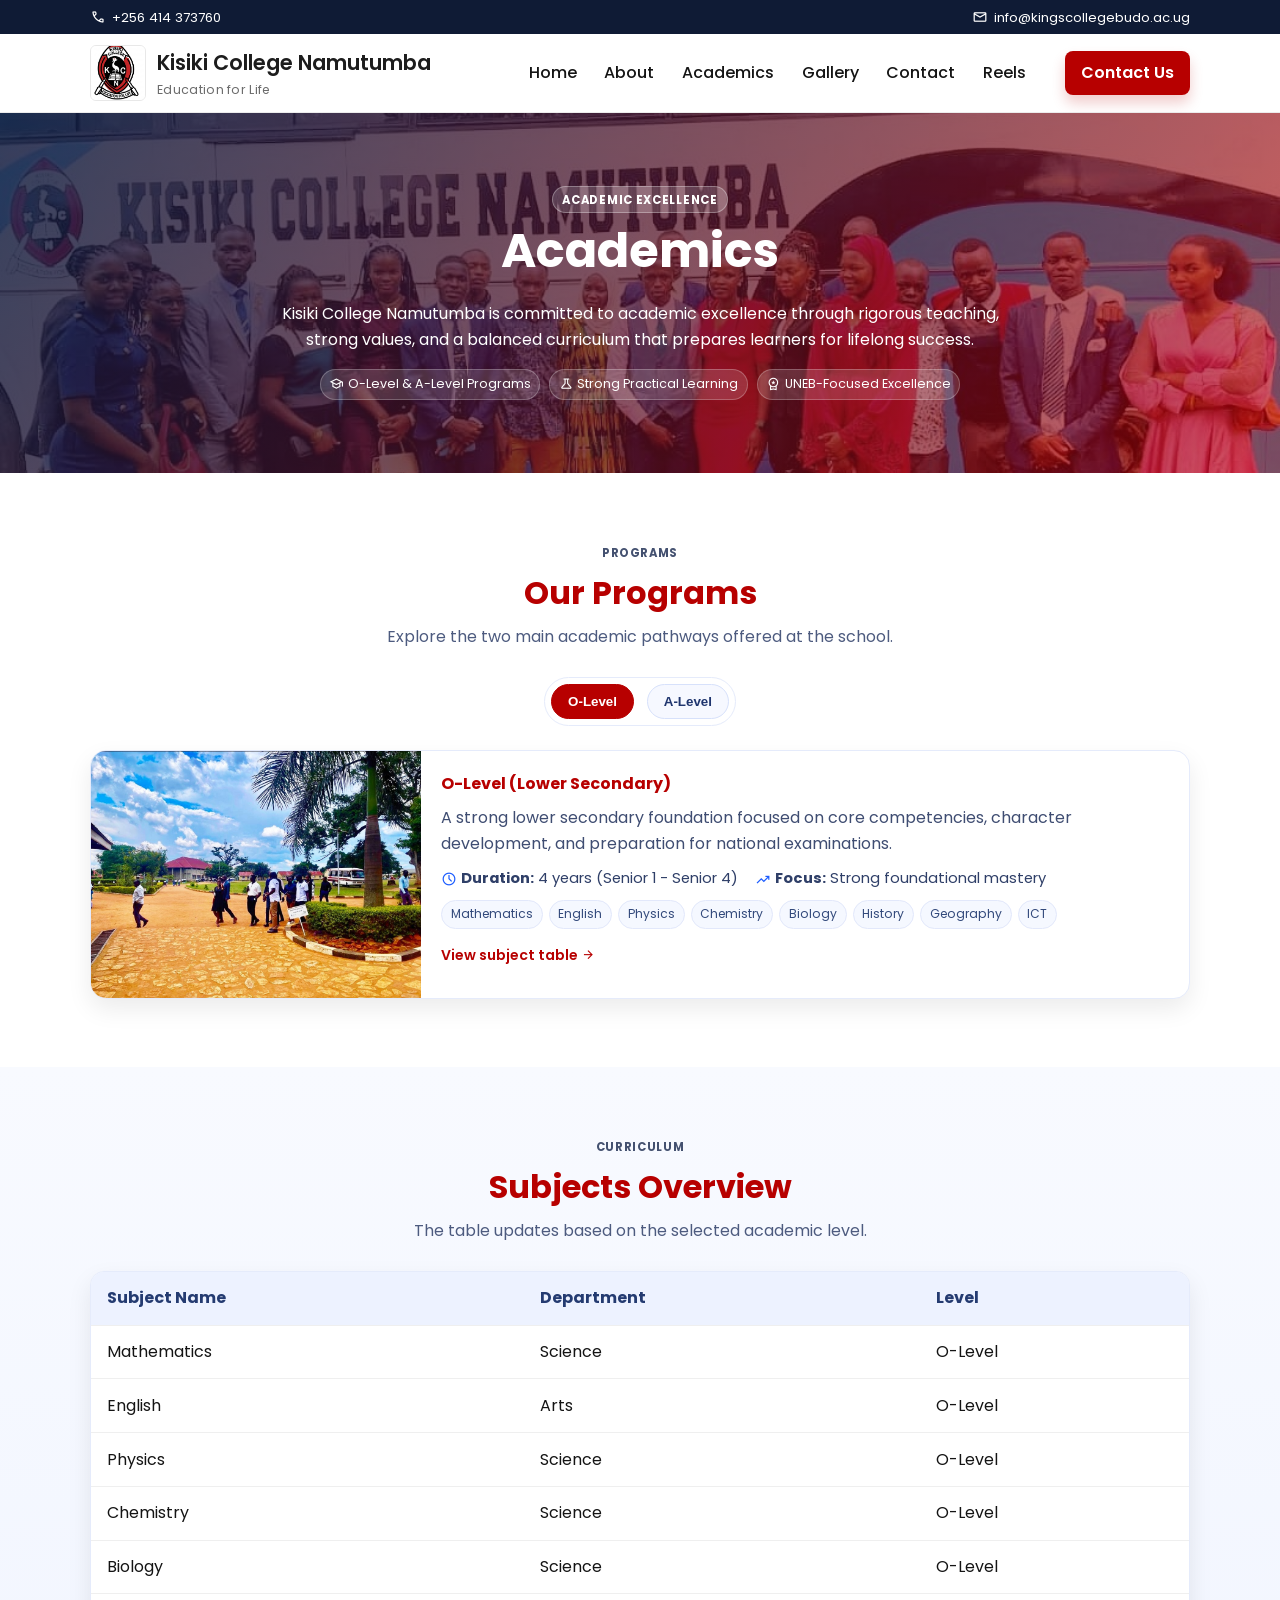
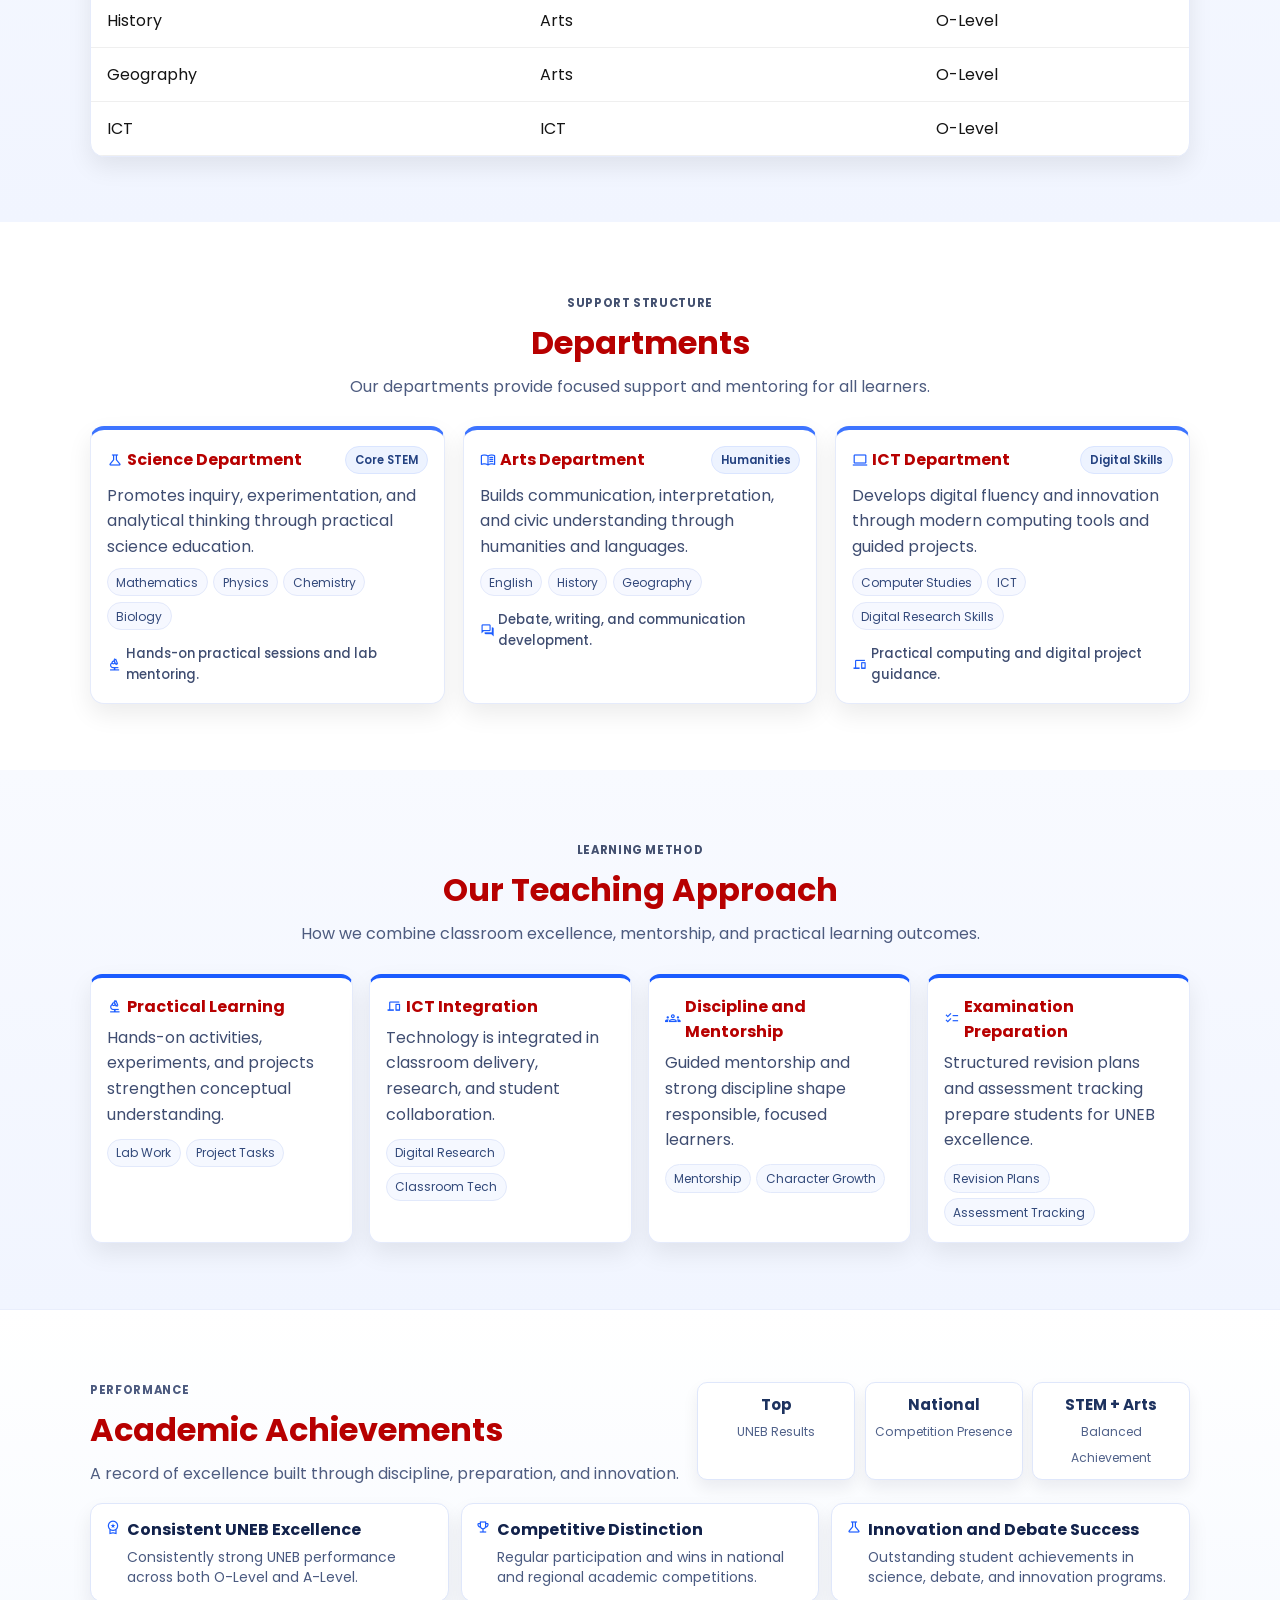
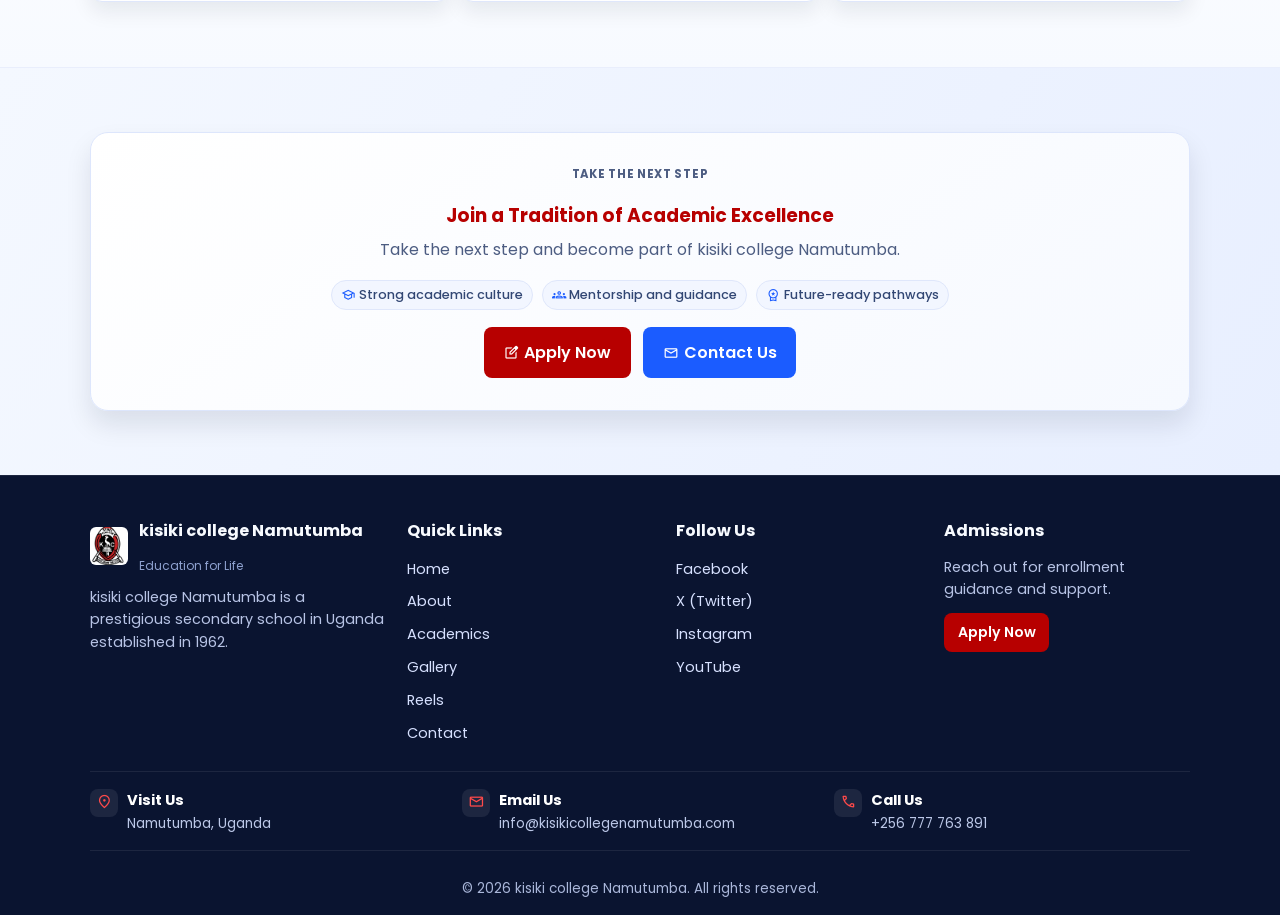
<file: academics.html>
<!DOCTYPE html>
<html lang="en">
<head>
  <meta charset="UTF-8">
  <meta name="viewport" content="width=device-width, initial-scale=1.0">
  <meta name="description" content="Academics page for Kisiki College Namutumba showcasing programs, departments, and academic excellence.">
  <title>Academics | Kisiki College Namutumba</title>
  <link rel="preconnect" href="https://fonts.googleapis.com">
  <link rel="preconnect" href="https://fonts.gstatic.com" crossorigin>
  <link href="https://fonts.googleapis.com/css2?family=Poppins:wght@300;400;500;600;700&display=swap" rel="stylesheet">
  <link href="https://fonts.googleapis.com/css2?family=Material+Symbols+Outlined" rel="stylesheet">
  <link rel="stylesheet" href="css/style.css">
  <link rel="stylesheet" href="css/academics.css">
</head>
<body>
  <!-- Header section with top info strip and navigation -->
  <header class="site-header">
    <div class="header-topbar">
      <div class="container topbar-inner">
        <p class="topbar-item"><span class="material-symbols-outlined" aria-hidden="true">call</span>+256 414 373760</p>
        <p class="topbar-item"><span class="material-symbols-outlined" aria-hidden="true">mail</span>info@kingscollegebudo.ac.ug</p>
      </div>
    </div>

    <nav class="site-nav" aria-label="Main navigation">
      <div class="container nav-inner">
        <a href="home.html" class="brand-wrapper" aria-label="Kisiki College Namutumba home page">
          <img src="logo.jpeg" alt="Kisiki College Namutumba logo" class="school-logo">
          <div class="brand-text">
            <h1>Kisiki College Namutumba</h1>
            <p class="motto">Education for Life</p>
          </div>
        </a>

        <button class="menu-toggle" id="menuToggle" aria-label="Toggle menu" aria-expanded="false" aria-controls="navLinks">
          <span></span><span></span><span></span>
        </button>

        <ul class="nav-links" id="navLinks">
          <li><a href="home.html">Home</a></li>
          <li><a href="about.html">About</a></li>
          <li><a href="academics.html" aria-current="page">Academics</a></li>
          <li><a href="gallery.html">Gallery</a></li>
          <li><a href="contact.html">Contact</a></li>
          <li><a href="reels.html">Reels</a></li>
        </ul>

        <a href="contact.html" class="header-cta">Contact Us</a>
      </div>
    </nav>
  </header>

  <main>
    <!-- Page heading / intro -->
    <section class="academics-hero">
      <div class="academics-hero-overlay"></div>
      <div class="container academics-hero-content">
        <p class="academics-hero-tag">Academic Excellence</p>
        <h2>Academics</h2>
        <p>
          Kisiki College Namutumba is committed to academic excellence through rigorous teaching,
          strong values, and a balanced curriculum that prepares learners for lifelong success.
        </p>
        <div class="academics-hero-highlights">
          <p><span class="material-symbols-outlined" aria-hidden="true">school</span>O-Level & A-Level Programs</p>
          <p><span class="material-symbols-outlined" aria-hidden="true">science</span>Strong Practical Learning</p>
          <p><span class="material-symbols-outlined" aria-hidden="true">workspace_premium</span>UNEB-Focused Excellence</p>
        </div>
      </div>
    </section>

    <!-- Programs section with interactive tabs -->
    <section class="section-block">
      <div class="container">
        <div class="section-title-wrap">
          <p class="section-kicker">Programs</p>
          <h3>Our Programs</h3>
          <p>Explore the two main academic pathways offered at the school.</p>
        </div>

        <div class="program-tabs" role="tablist" aria-label="Academic levels">
          <button class="tab-btn active" data-level="olevel" role="tab" aria-selected="true">O-Level</button>
          <button class="tab-btn" data-level="alevel" role="tab" aria-selected="false">A-Level</button>
        </div>

        <div class="program-grid">
          <article class="program-card level-panel active" id="olevel-panel" data-level="olevel">
            <img src="compound.jpg" alt="O-Level students in class" class="program-image">
            <div class="program-card-body">
              <h4>O-Level (Lower Secondary)</h4>
              <p class="program-summary">
                A strong lower secondary foundation focused on core competencies, character development,
                and preparation for national examinations.
              </p>
              <div class="program-meta">
                <p><span class="material-symbols-outlined" aria-hidden="true">schedule</span><strong>Duration:</strong> 4 years (Senior 1 - Senior 4)</p>
                <p><span class="material-symbols-outlined" aria-hidden="true">trending_up</span><strong>Focus:</strong> Strong foundational mastery</p>
              </div>
              <div class="program-subjects">
                <span>Mathematics</span><span>English</span><span>Physics</span><span>Chemistry</span>
                <span>Biology</span><span>History</span><span>Geography</span><span>ICT</span>
              </div>
              <div class="program-actions">
                <a href="#subjects-overview" class="program-link">View subject table <span class="material-symbols-outlined" aria-hidden="true">arrow_forward</span></a>
              </div>
            </div>
          </article>

          <article class="program-card level-panel" id="alevel-panel" data-level="alevel">
            <img src="bus.jpg" alt="A-Level laboratory practical session" class="program-image">
            <div class="program-card-body">
              <h4>A-Level (Upper Secondary)</h4>
              <p class="program-summary">
                A specialized upper secondary curriculum that deepens subject mastery, critical thinking,
                and university/career readiness.
              </p>
              <div class="program-meta">
                <p><span class="material-symbols-outlined" aria-hidden="true">schedule</span><strong>Duration:</strong> 2 years (Senior 5 - Senior 6)</p>
                <p><span class="material-symbols-outlined" aria-hidden="true">school</span><strong>Focus:</strong> University and career readiness</p>
              </div>
              <div class="program-subjects">
                <span>Mathematics</span><span>Physics</span><span>Chemistry</span><span>Biology</span>
                <span>History</span><span>Geography</span><span>ICT</span><span>Economics</span>
              </div>
              <div class="program-actions">
                <a href="#subjects-overview" class="program-link">View subject table <span class="material-symbols-outlined" aria-hidden="true">arrow_forward</span></a>
              </div>
            </div>
          </article>
        </div>
      </div>
    </section>

    <!-- Subjects table section -->
    <section class="section-block section-muted" id="subjects-overview">
      <div class="container">
        <div class="section-title-wrap">
          <p class="section-kicker">Curriculum</p>
          <h3>Subjects Overview</h3>
          <p>The table updates based on the selected academic level.</p>
        </div>
        <div class="table-wrap">
          <table class="subjects-table">
            <thead>
              <tr>
                <th>Subject Name</th>
                <th>Department</th>
                <th>Level</th>
              </tr>
            </thead>
            <tbody>
              <tr data-level="olevel"><td>Mathematics</td><td>Science</td><td>O-Level</td></tr>
              <tr data-level="olevel"><td>English</td><td>Arts</td><td>O-Level</td></tr>
              <tr data-level="olevel"><td>Physics</td><td>Science</td><td>O-Level</td></tr>
              <tr data-level="olevel"><td>Chemistry</td><td>Science</td><td>O-Level</td></tr>
              <tr data-level="olevel"><td>Biology</td><td>Science</td><td>O-Level</td></tr>
              <tr data-level="olevel"><td>History</td><td>Arts</td><td>O-Level</td></tr>
              <tr data-level="olevel"><td>Geography</td><td>Arts</td><td>O-Level</td></tr>
              <tr data-level="olevel"><td>ICT</td><td>ICT</td><td>O-Level</td></tr>

              <tr data-level="alevel"><td>Mathematics</td><td>Science</td><td>A-Level</td></tr>
              <tr data-level="alevel"><td>Physics</td><td>Science</td><td>A-Level</td></tr>
              <tr data-level="alevel"><td>Chemistry</td><td>Science</td><td>A-Level</td></tr>
              <tr data-level="alevel"><td>Biology</td><td>Science</td><td>A-Level</td></tr>
              <tr data-level="alevel"><td>History</td><td>Arts</td><td>A-Level</td></tr>
              <tr data-level="alevel"><td>Geography</td><td>Arts</td><td>A-Level</td></tr>
              <tr data-level="alevel"><td>ICT</td><td>ICT</td><td>A-Level</td></tr>
              <tr data-level="alevel"><td>English</td><td>Arts</td><td>A-Level</td></tr>
            </tbody>
          </table>
        </div>
      </div>
    </section>

    <!-- Departments section -->
    <section class="section-block">
      <div class="container">
        <div class="section-title-wrap">
          <p class="section-kicker">Support Structure</p>
          <h3>Departments</h3>
          <p>Our departments provide focused support and mentoring for all learners.</p>
        </div>
        <div class="departments-grid">
          <article class="department-card">
            <div class="department-head">
              <h4><span class="material-symbols-outlined" aria-hidden="true">science</span>Science Department</h4>
              <p class="department-badge">Core STEM</p>
            </div>
            <p>Promotes inquiry, experimentation, and analytical thinking through practical science education.</p>
            <div class="department-subjects">
              <span>Mathematics</span>
              <span>Physics</span>
              <span>Chemistry</span>
              <span>Biology</span>
            </div>
            <p class="department-note"><span class="material-symbols-outlined" aria-hidden="true">biotech</span>Hands-on practical sessions and lab mentoring.</p>
          </article>
          <article class="department-card">
            <div class="department-head">
              <h4><span class="material-symbols-outlined" aria-hidden="true">menu_book</span>Arts Department</h4>
              <p class="department-badge">Humanities</p>
            </div>
            <p>Builds communication, interpretation, and civic understanding through humanities and languages.</p>
            <div class="department-subjects">
              <span>English</span>
              <span>History</span>
              <span>Geography</span>
            </div>
            <p class="department-note"><span class="material-symbols-outlined" aria-hidden="true">forum</span>Debate, writing, and communication development.</p>
          </article>
          <article class="department-card">
            <div class="department-head">
              <h4><span class="material-symbols-outlined" aria-hidden="true">computer</span>ICT Department</h4>
              <p class="department-badge">Digital Skills</p>
            </div>
            <p>Develops digital fluency and innovation through modern computing tools and guided projects.</p>
            <div class="department-subjects">
              <span>Computer Studies</span>
              <span>ICT</span>
              <span>Digital Research Skills</span>
            </div>
            <p class="department-note"><span class="material-symbols-outlined" aria-hidden="true">devices</span>Practical computing and digital project guidance.</p>
          </article>
        </div>
      </div>
    </section>

    <!-- Teaching approach section -->
    <section class="section-block section-muted">
      <div class="container">
        <div class="section-title-wrap">
          <p class="section-kicker">Learning Method</p>
          <h3>Our Teaching Approach</h3>
          <p>How we combine classroom excellence, mentorship, and practical learning outcomes.</p>
        </div>
        <div class="approach-grid">
          <article>
            <h4><span class="material-symbols-outlined" aria-hidden="true">biotech</span>Practical Learning</h4>
            <p>Hands-on activities, experiments, and projects strengthen conceptual understanding.</p>
            <div class="approach-tags"><span>Lab Work</span><span>Project Tasks</span></div>
          </article>
          <article>
            <h4><span class="material-symbols-outlined" aria-hidden="true">devices</span>ICT Integration</h4>
            <p>Technology is integrated in classroom delivery, research, and student collaboration.</p>
            <div class="approach-tags"><span>Digital Research</span><span>Classroom Tech</span></div>
          </article>
          <article>
            <h4><span class="material-symbols-outlined" aria-hidden="true">groups</span>Discipline and Mentorship</h4>
            <p>Guided mentorship and strong discipline shape responsible, focused learners.</p>
            <div class="approach-tags"><span>Mentorship</span><span>Character Growth</span></div>
          </article>
          <article>
            <h4><span class="material-symbols-outlined" aria-hidden="true">checklist</span>Examination Preparation</h4>
            <p>Structured revision plans and assessment tracking prepare students for UNEB excellence.</p>
            <div class="approach-tags"><span>Revision Plans</span><span>Assessment Tracking</span></div>
          </article>
        </div>
      </div>
    </section>

    <!-- Achievements section -->
    <section class="section-block achievements">
      <div class="container">
        <div class="achievements-header">
          <div class="section-title-wrap achievements-heading">
            <p class="section-kicker">Performance</p>
            <h3>Academic Achievements</h3>
            <p>A record of excellence built through discipline, preparation, and innovation.</p>
          </div>
          <div class="achievements-stats">
            <article>
              <strong>Top</strong>
              <span>UNEB Results</span>
            </article>
            <article>
              <strong>National</strong>
              <span>Competition Presence</span>
            </article>
            <article>
              <strong>STEM + Arts</strong>
              <span>Balanced Achievement</span>
            </article>
          </div>
        </div>
        <div class="achievements-grid">
          <article class="achievement-card">
            <span class="material-symbols-outlined" aria-hidden="true">workspace_premium</span>
            <div>
              <h4>Consistent UNEB Excellence</h4>
              <p>Consistently strong UNEB performance across both O-Level and A-Level.</p>
            </div>
          </article>
          <article class="achievement-card">
            <span class="material-symbols-outlined" aria-hidden="true">emoji_events</span>
            <div>
              <h4>Competitive Distinction</h4>
              <p>Regular participation and wins in national and regional academic competitions.</p>
            </div>
          </article>
          <article class="achievement-card">
            <span class="material-symbols-outlined" aria-hidden="true">science</span>
            <div>
              <h4>Innovation and Debate Success</h4>
              <p>Outstanding student achievements in science, debate, and innovation programs.</p>
            </div>
          </article>
        </div>
      </div>
    </section>

    <!-- Call to action section -->
    <section class="academics-cta">
      <div class="container academics-cta-content">
        <p class="academics-cta-tag">Take the Next Step</p>
        <h3>Join a Tradition of Academic Excellence</h3>
        <p>Take the next step and become part of kisiki college Namutumba.</p>
        <div class="academics-cta-points">
          <p><span class="material-symbols-outlined" aria-hidden="true">school</span>Strong academic culture</p>
          <p><span class="material-symbols-outlined" aria-hidden="true">groups</span>Mentorship and guidance</p>
          <p><span class="material-symbols-outlined" aria-hidden="true">workspace_premium</span>Future-ready pathways</p>
        </div>
        <div class="hero-buttons">
          <a href="contact.html" class="btn btn-primary"><span class="material-symbols-outlined" aria-hidden="true">edit_square</span>Apply Now</a>
          <a href="contact.html" class="btn btn-secondary"><span class="material-symbols-outlined" aria-hidden="true">mail</span>Contact Us</a>
        </div>
      </div>
    </section>
  </main>

  <!-- Footer section -->
  <footer class="site-footer">
    <div class="container footer-top">
      <div class="footer-col footer-brand">
        <div class="footer-logo-row">
          <img src="logo.jpeg" alt="kisiki college Namutumba" class="footer-logo">
          <div>
            <h4>kisiki college Namutumba</h4>
            <p class="footer-motto">Education for Life</p>
          </div>
        </div>
        <p class="footer-description">
          kisiki college Namutumba is a prestigious secondary school in Uganda established in 1962.
        </p>
      </div>

      <div class="footer-col">
        <h4>Quick Links</h4>
        <ul class="footer-links">
          <li><a href="home.html">Home</a></li>
          <li><a href="about.html">About</a></li>
          <li><a href="academics.html">Academics</a></li>
          <li><a href="gallery.html">Gallery</a></li>
          <li><a href="reels.html">Reels</a></li>
          <li><a href="contact.html">Contact</a></li>
        </ul>
      </div>

      <div class="footer-col">
        <h4>Follow Us</h4>
        <ul class="footer-links">
          <li><a href="#">Facebook</a></li>
          <li><a href="#">X (Twitter)</a></li>
          <li><a href="#">Instagram</a></li>
          <li><a href="#">YouTube</a></li>
        </ul>
      </div>

      <div class="footer-col">
        <h4>Admissions</h4>
        <p class="footer-description">Reach out for enrollment guidance and support.</p>
        <a href="contact.html" class="footer-mini-cta">Apply Now</a>
      </div>
    </div>

    <div class="container footer-contact-strip">
      <div class="footer-contact-card">
        <span class="material-symbols-outlined" aria-hidden="true">location_on</span>
        <div>
          <h5>Visit Us</h5>
          <p> Namutumba, Uganda</p>
        </div>
      </div>
      <div class="footer-contact-card">
        <span class="material-symbols-outlined" aria-hidden="true">mail</span>
        <div>
          <h5>Email Us</h5>
          <p>info@kisikicollegenamutumba.com</p>
        </div>
      </div>
      <div class="footer-contact-card">
        <span class="material-symbols-outlined" aria-hidden="true">call</span>
        <div>
          <h5>Call Us</h5>
          <p>+256 777 763 891</p>
        </div>
      </div>
    </div>
    <p class="copyright">&copy; 2026 kisiki college Namutumba. All rights reserved.</p>
  </footer>

  <script src="js/style.js"></script>
  <script src="js/academics.js"></script>
</body>
</html>
</file>
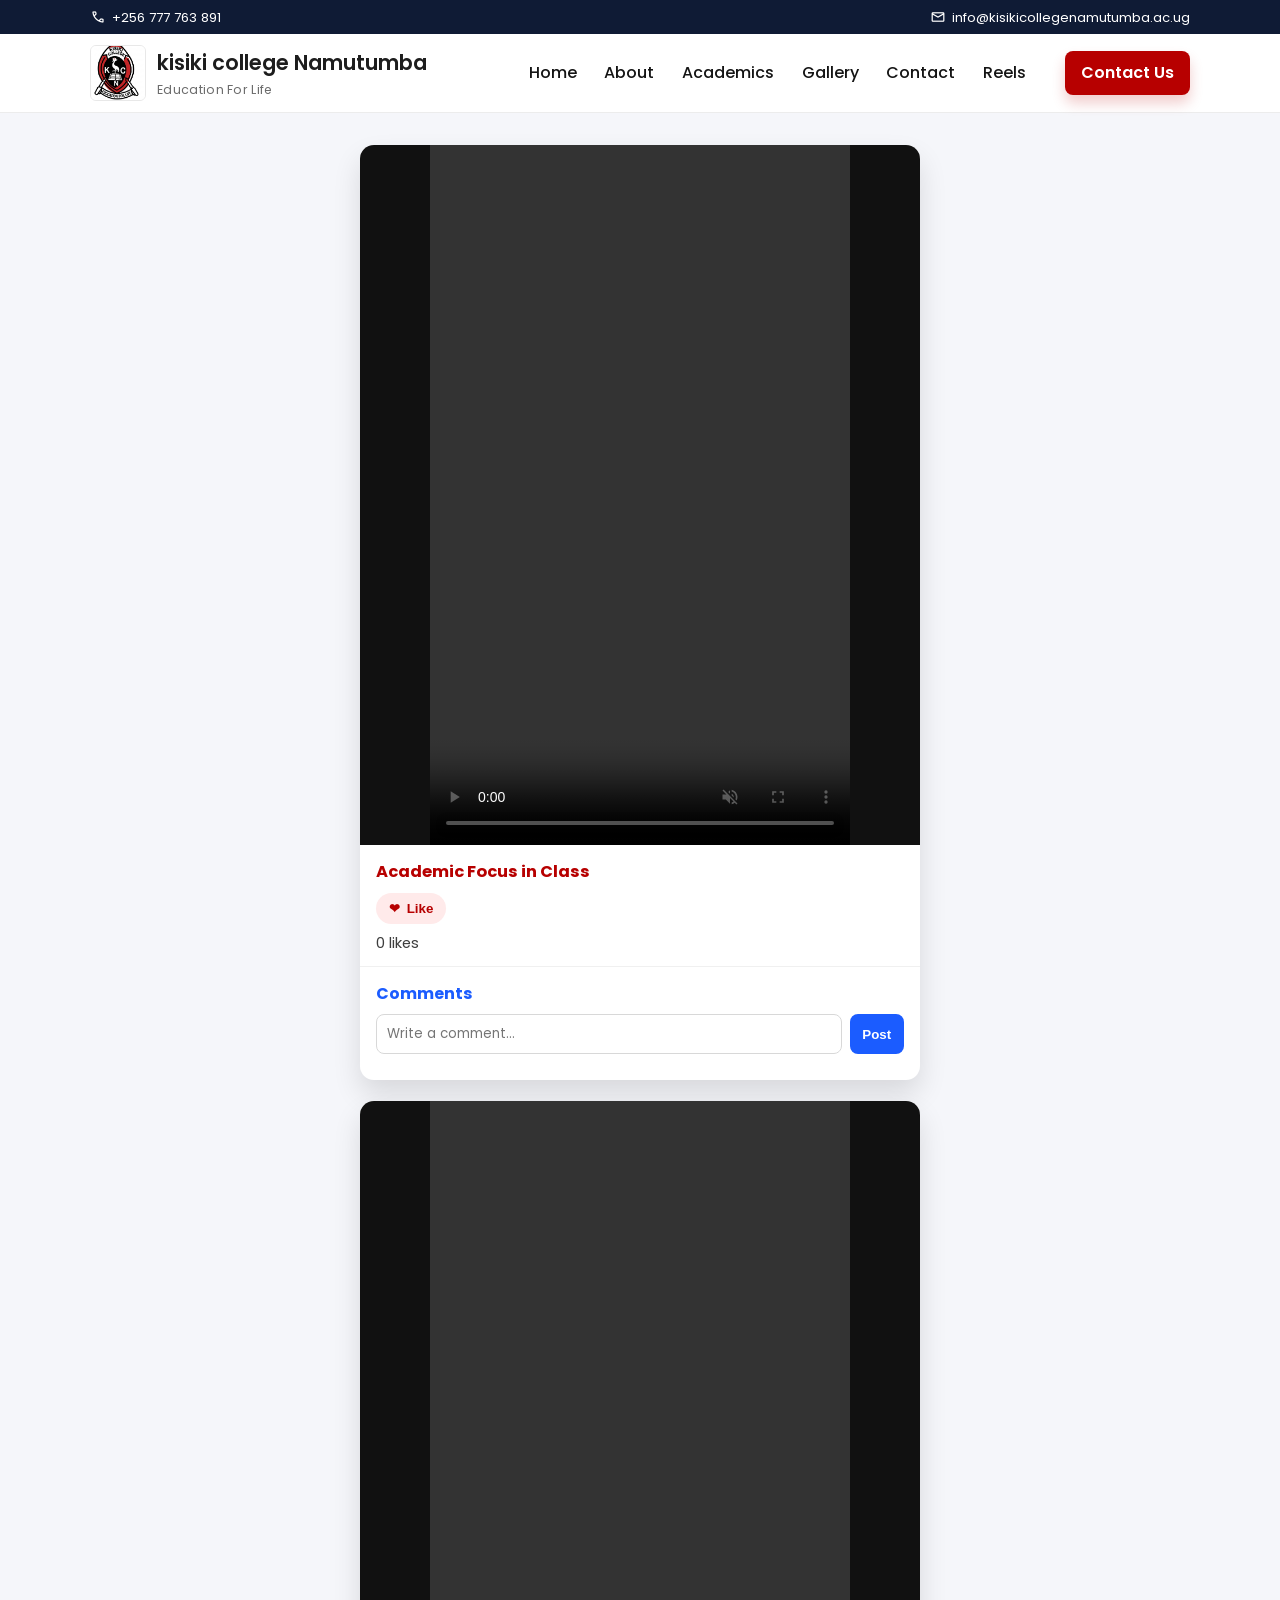
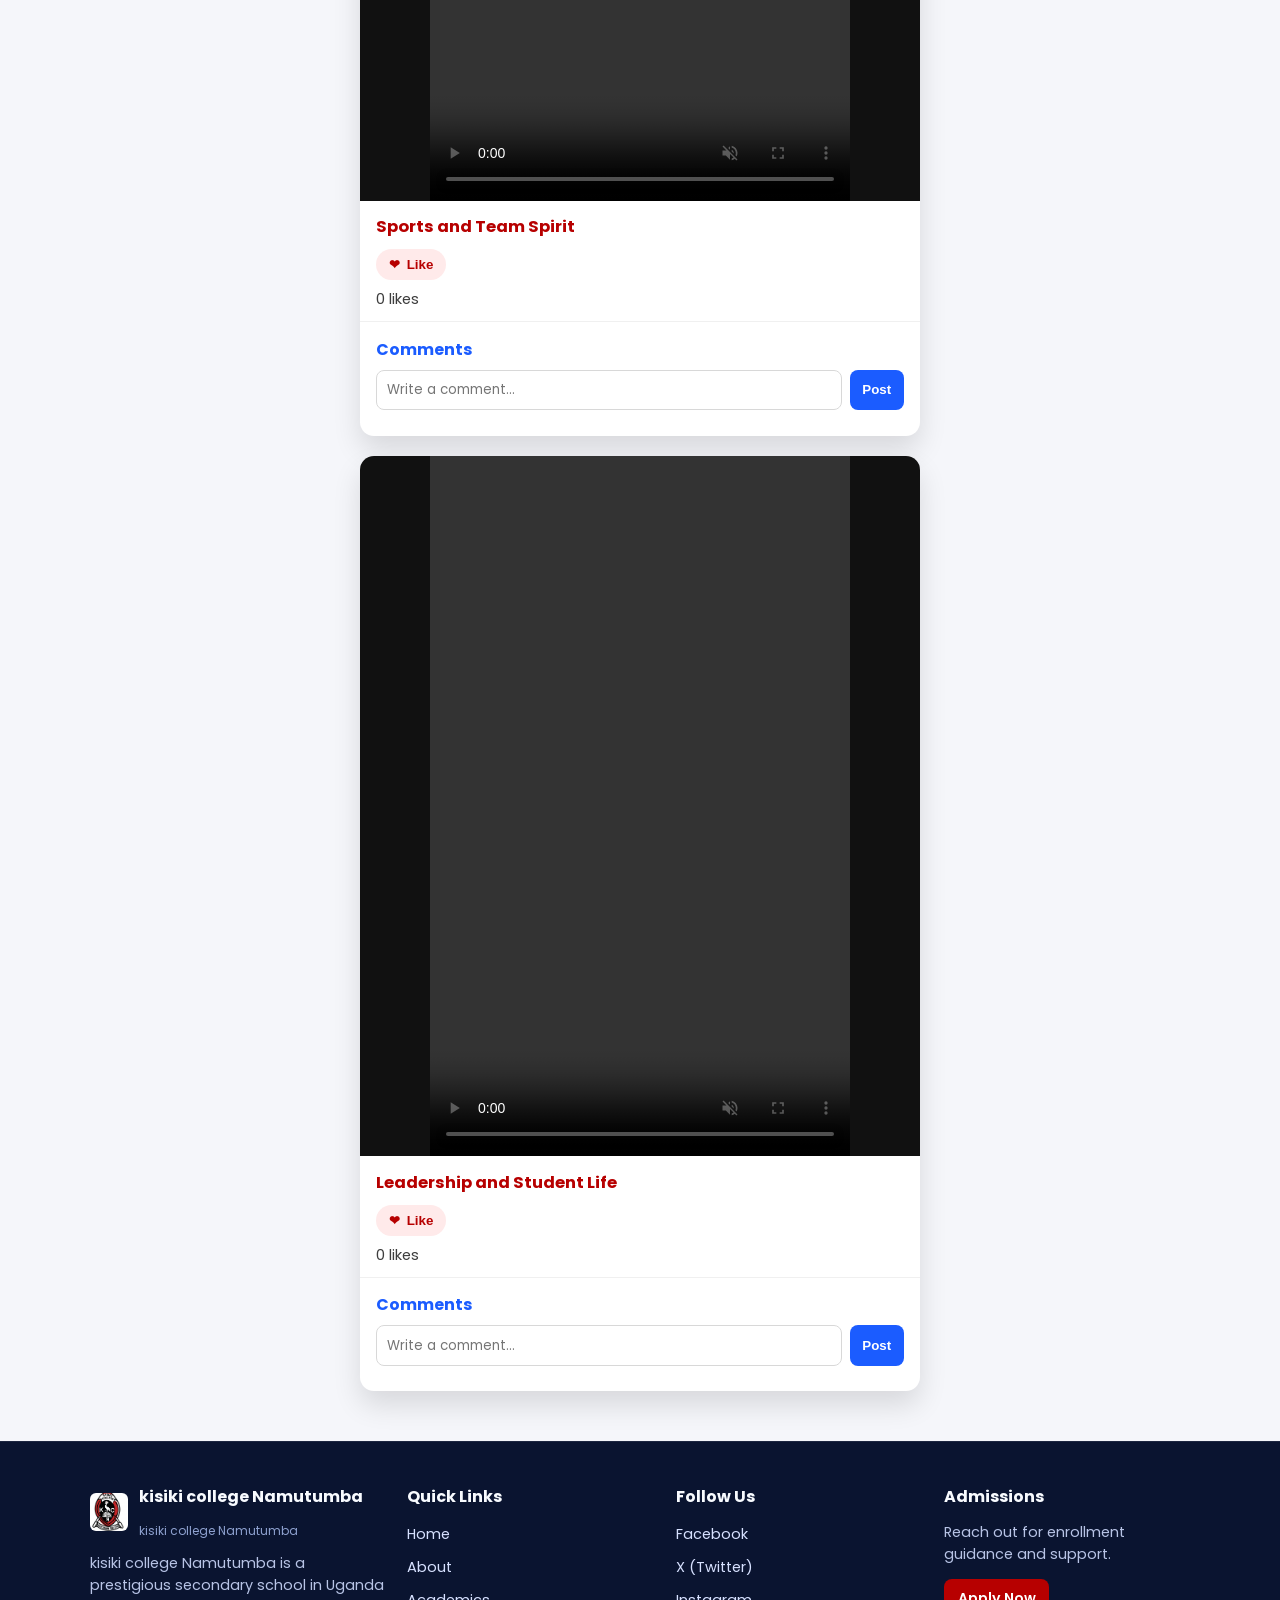
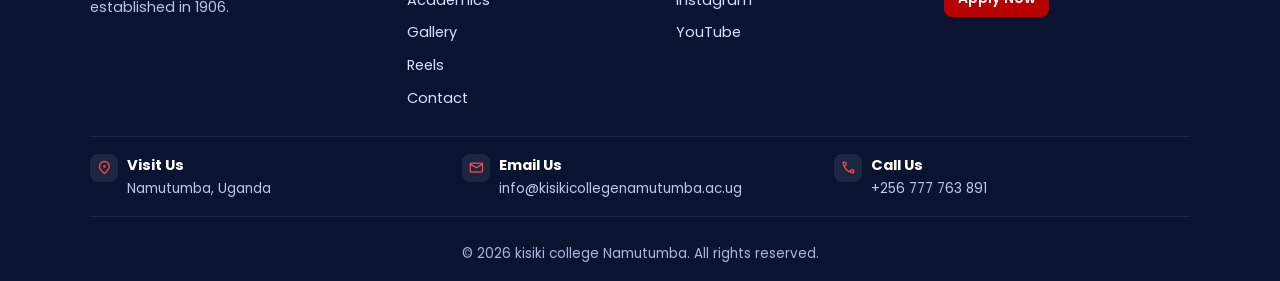
<file: reels.html>
<!DOCTYPE html>
<html lang="en">
<head>
  <meta charset="UTF-8">
  <meta name="viewport" content="width=device-width, initial-scale=1.0">
  <meta name="description" content="School reels page for kisiki college Namutumba with short vertical videos, likes, and comments.">
  <title>Reels | kisiki college Namutumba</title>
  <link rel="preconnect" href="https://fonts.googleapis.com">
  <link rel="preconnect" href="https://fonts.gstatic.com" crossorigin>
  <link href="https://fonts.googleapis.com/css2?family=Poppins:wght@300;400;500;600;700&display=swap" rel="stylesheet">
  <link href="https://fonts.googleapis.com/css2?family=Material+Symbols+Outlined" rel="stylesheet">
  <link rel="stylesheet" href="css/style.css">
</head>
<body>
  <!-- Header section with top info strip and navigation -->
  <header class="site-header">
    <div class="header-topbar">
      <div class="container topbar-inner">
        <p class="topbar-item"><span class="material-symbols-outlined" aria-hidden="true">call</span>+256 777 763 891</p>
        <p class="topbar-item"><span class="material-symbols-outlined" aria-hidden="true">mail</span>info@kisikicollegenamutumba.ac.ug</p>
      </div>
    </div>

    <nav class="site-nav" aria-label="Main navigation">
      <div class="container nav-inner">
        <a href="home.html" class="brand-wrapper" aria-label="kisiki college Namutumba home page">
          <img src="logo.jpeg" alt="kisiki college Namutumba" class="school-logo">
          <div class="brand-text">
            <h1>kisiki college Namutumba</h1>
            <p class="motto">Education For Life</p>
          </div>
        </a>

        <button class="menu-toggle" id="menuToggle" aria-label="Toggle menu" aria-expanded="false" aria-controls="navLinks">
          <span></span><span></span><span></span>
        </button>

        <ul class="nav-links" id="navLinks">
          <li><a href="home.html">Home</a></li>
          <li><a href="about.html">About</a></li>
          <li><a href="academics.html">Academics</a></li>
          <li><a href="gallery.html">Gallery</a></li>
          <li><a href="contact.html">Contact</a></li>
          <li><a href="reels.html" aria-current="page">Reels</a></li>
        </ul>

        <a href="contact.html" class="header-cta">Contact Us</a>
      </div>
    </nav>
  </header>

  <main>
    

    <!-- Vertical reels feed -->
    <section class="reels-section">
      <div class="container reels-feed">
        <!-- Reel card 1 -->
        <article class="reel-card reveal-on-scroll" data-reel-id="reel1">
          <div class="reel-video-wrap">
            <video class="reel-video" controls muted loop playsinline>
              <source src="video.mp4" type="video/mp4">
              Your browser does not support the video tag.
            </video>
          </div>
          <div class="reel-info">
            <h3 class="reel-title">Academic Focus in Class</h3>
            <button class="like-btn" data-reel-id="reel1">
              <span class="like-icon">❤</span> Like
            </button>
            <p class="like-count" id="likeCount-reel1">0 likes</p>
          </div>
          <div class="comments-area">
            <h4>Comments</h4>
            <div class="comment-input-row">
              <input type="text" class="comment-input" id="commentInput-reel1" placeholder="Write a comment...">
              <button class="comment-btn" data-reel-id="reel1">Post</button>
            </div>
            <ul class="comments-list" id="comments-reel1"></ul>
          </div>
        </article>

        <!-- Reel card 2 -->
        <article class="reel-card reveal-on-scroll" data-reel-id="reel2">
          <div class="reel-video-wrap">
            <video class="reel-video" controls muted loop playsinline>
              <source src="video.mp4" type="video/mp4">
              Your browser does not support the video tag.
            </video>
          </div>
          <div class="reel-info">
            <h3 class="reel-title">Sports and Team Spirit</h3>
            <button class="like-btn" data-reel-id="reel2">
              <span class="like-icon">❤</span> Like
            </button>
            <p class="like-count" id="likeCount-reel2">0 likes</p>
          </div>
          <div class="comments-area">
            <h4>Comments</h4>
            <div class="comment-input-row">
              <input type="text" class="comment-input" id="commentInput-reel2" placeholder="Write a comment...">
              <button class="comment-btn" data-reel-id="reel2">Post</button>
            </div>
            <ul class="comments-list" id="comments-reel2"></ul>
          </div>
        </article>

        <!-- Reel card 3 -->
        <article class="reel-card reveal-on-scroll" data-reel-id="reel3">
          <div class="reel-video-wrap">
            <video class="reel-video" controls muted loop playsinline>
              <source src="video.mp4" type="video/mp4">
              Your browser does not support the video tag.
            </video>
          </div>
          <div class="reel-info">
            <h3 class="reel-title">Leadership and Student Life</h3>
            <button class="like-btn" data-reel-id="reel3">
              <span class="like-icon">❤</span> Like
            </button>
            <p class="like-count" id="likeCount-reel3">0 likes</p>
          </div>
          <div class="comments-area">
            <h4>Comments</h4>
            <div class="comment-input-row">
              <input type="text" class="comment-input" id="commentInput-reel3" placeholder="Write a comment...">
              <button class="comment-btn" data-reel-id="reel3">Post</button>
            </div>
            <ul class="comments-list" id="comments-reel3"></ul>
          </div>
        </article>
      </div>
    </section>
  </main>

  <!-- Footer section -->
  <footer class="site-footer">
    <div class="container footer-top">
      <div class="footer-col footer-brand">
        <div class="footer-logo-row">
          <img src="logo.jpeg" alt="kisiki college Namutumba" class="footer-logo">
          <div>
            <h4>kisiki college Namutumba</h4>
            <p class="footer-motto">kisiki college Namutumba</p>
          </div>
        </div>
        <p class="footer-description">
          kisiki college Namutumba is a prestigious secondary school in Uganda established in 1906.
        </p>
      </div>

      <div class="footer-col">
        <h4>Quick Links</h4>
        <ul class="footer-links">
          <li><a href="home.html">Home</a></li>
          <li><a href="about.html">About</a></li>
          <li><a href="academics.html">Academics</a></li>
          <li><a href="gallery.html">Gallery</a></li>
          <li><a href="reels.html">Reels</a></li>
          <li><a href="contact.html">Contact</a></li>
        </ul>
      </div>

      <div class="footer-col">
        <h4>Follow Us</h4>
        <ul class="footer-links">
          <li><a href="#">Facebook</a></li>
          <li><a href="#">X (Twitter)</a></li>
          <li><a href="#">Instagram</a></li>
          <li><a href="#">YouTube</a></li>
        </ul>
      </div>

      <div class="footer-col">
        <h4>Admissions</h4>
        <p class="footer-description">Reach out for enrollment guidance and support.</p>
        <a href="contact.html" class="footer-mini-cta">Apply Now</a>
      </div>
    </div>

    <div class="container footer-contact-strip">
      <div class="footer-contact-card">
        <span class="material-symbols-outlined" aria-hidden="true">location_on</span>
        <div>
          <h5>Visit Us</h5>
          <p>Namutumba, Uganda</p>
        </div>
      </div>
      <div class="footer-contact-card">
        <span class="material-symbols-outlined" aria-hidden="true">mail</span>
        <div>
          <h5>Email Us</h5>
          <p>info@kisikicollegenamutumba.ac.ug</p>
        </div>
      </div>
      <div class="footer-contact-card">
        <span class="material-symbols-outlined" aria-hidden="true">call</span>
        <div>
          <h5>Call Us</h5>
          <p>+256 777 763 891</p>
        </div>
      </div>
    </div>
    <p class="copyright">&copy; 2026 kisiki college Namutumba. All rights reserved.</p>
  </footer>

  <script src="js/script.js"></script>
</body>
</html>
</file>
<file: css/style.css>
:root {
  --primary-red: #b70000;
  --soft-red: #d42828;
  --white: #ffffff;
  --dark: #141414;
  --blue-accent: #1b5cff;
  --light-bg: #f5f6fa;
}

/* Base styles */
* {
  margin: 0;
  padding: 0;
  box-sizing: border-box;
}

body {
  font-family: "Poppins", sans-serif;
  line-height: 1.6;
  color: var(--dark);
  background: var(--white);
}

.container {
  width: min(1100px, 92%);
  margin: 0 auto;
}

a {
  text-decoration: none;
}

/* Header section */
.site-header {
  position: relative;
  z-index: 1000;
}

.header-topbar {
  background: #0f1b35;
  color: var(--white);
  font-size: 0.82rem;
}

.topbar-inner {
  min-height: 34px;
  display: flex;
  align-items: center;
  justify-content: space-between;
  gap: 0.8rem;
}

.topbar-item {
  display: inline-flex;
  align-items: center;
  gap: 0.35rem;
}

.topbar-item .material-symbols-outlined {
  font-size: 1rem;
  line-height: 1;
}

.brand-wrapper {
  display: inline-flex;
  align-items: center;
  gap: 0.7rem;
  color: inherit;
}

.school-logo {
  width: 56px;
  height: 56px;
  object-fit: cover;
  border-radius: 6px;
  border: 1px solid #e8e8e8;
  background: var(--white);
}

.brand-text h1 {
  font-size: clamp(1rem, 2.5vw, 1.3rem);
  font-weight: 600;
  color: #1d1d1d;
}

.motto {
  font-size: 0.78rem;
  color: #6c6c6c;
  letter-spacing: 0.3px;
}

/* Navigation section */
.site-nav {
  background: var(--white);
  border-bottom: 1px solid #ececec;
  position: sticky;
  top: 0;
  z-index: 1000;
}

.nav-inner {
  display: flex;
  justify-content: space-between;
  align-items: center;
  gap: 1rem;
  min-height: 78px;
}

.nav-links {
  list-style: none;
  display: flex;
  gap: 0.45rem;
  margin-left: auto;
  margin-right: 0.8rem;
}

.nav-links a {
  color: var(--dark);
  font-weight: 500;
  padding: 0.44rem 0.64rem;
  border-radius: 6px;
  transition: all 0.25s ease;
}

.nav-links a:hover {
  color: var(--primary-red);
  background: #fff1f1;
}

.header-cta {
  background: var(--primary-red);
  color: var(--white);
  padding: 0.6rem 1rem;
  border-radius: 8px;
  font-weight: 600;
  white-space: nowrap;
  box-shadow: 0 8px 14px rgba(183, 0, 0, 0.2);
  transition: background 0.2s ease, transform 0.2s ease;
}

.header-cta:hover {
  background: #930000;
  transform: translateY(-1px);
}

/* Mobile menu button */
.menu-toggle {
  display: none;
  border: none;
  background: transparent;
  cursor: pointer;
}

.menu-toggle span {
  display: block;
  width: 28px;
  height: 3px;
  margin: 5px 0;
  background: var(--primary-red);
  transition: all 0.25s ease;
}

/* Hero section */
.hero {
  min-height: 82vh;
  position: relative;
  display: flex;
  align-items: center;
  overflow: hidden;
  padding: 3.5rem 0;
}

.moving-bg {
  position: absolute;
  inset: 0;
  z-index: 0;
}

.bg-track {
  position: absolute;
  inset: 0;
  width: 200%;
  background-repeat: repeat-x;
  background-position: left center;
  background-size: contain;
}

/* First moving layer using img1 */
.track-a {
  background-image: url("../compound.jpg");
  opacity: 0.45;
  animation: moveBg 55s linear infinite;
}

/* Second layer for depth */
.track-b {
  background-image: url("../dungu.jpg");
  opacity: 0.22;
  animation: moveBg 75s linear infinite reverse;
  mix-blend-mode: multiply;
}

@keyframes moveBg {
  from {
    transform: translateX(-50%);
  }
  to {
    transform: translateX(0%);
  }
}

.overlay {
  position: absolute;
  inset: 0;
  background: linear-gradient(95deg, rgba(7, 15, 36, 0.82), rgba(7, 15, 36, 0.58));
  z-index: 1;
}

.hero-layout {
  position: relative;
  z-index: 2;
  width: 100%;
  display: grid;
  grid-template-columns: 1.35fr 1fr;
  gap: 1.2rem;
  align-items: stretch;
  padding-inline: 5%;
}

.hero-content {
  position: relative;
  z-index: 1;
  color: var(--white);
  max-width: 720px;
  padding: 1.8rem;
  border-radius: 16px;
  background: rgba(255, 255, 255, 0.08);
  border: 1px solid rgba(255, 255, 255, 0.14);
  backdrop-filter: blur(4px);
}

.hero-kicker {
  display: inline-block;
  font-size: 0.78rem;
  letter-spacing: 1.1px;
  text-transform: uppercase;
  font-weight: 600;
  color: #ffe1e1;
  margin-bottom: 0.7rem;
}

.hero-content h2 {
  font-size: clamp(1.8rem, 4.3vw, 2.7rem);
  margin-bottom: 0.9rem;
  line-height: 1.2;
}

.hero-content p {
  font-size: clamp(1rem, 2.4vw, 1.1rem);
  margin-bottom: 1.4rem;
  max-width: 60ch;
}

.hero-panel {
  position: relative;
  z-index: 1;
  background: rgba(255, 255, 255, 0.97);
  border-radius: 16px;
  padding: 1.25rem 1.2rem;
  border: 1px solid rgba(18, 34, 70, 0.1);
  box-shadow: 0 18px 30px rgba(0, 0, 0, 0.2);
  display: flex;
  flex-direction: column;
  justify-content: space-between;
}

.hero-panel-tag {
  display: inline-flex;
  align-items: center;
  width: fit-content;
  background: #fff1f1;
  color: var(--primary-red);
  border: 1px solid #ffd9d9;
  border-radius: 999px;
  padding: 0.2rem 0.6rem;
  font-size: 0.72rem;
  font-weight: 600;
  letter-spacing: 0.2px;
  margin-bottom: 0.45rem;
}

.hero-panel h3 {
  color: var(--primary-red);
  margin-bottom: 0.55rem;
  font-size: 1.15rem;
  line-height: 1.3;
}

.hero-points {
  list-style: none;
  display: grid;
  gap: 0.5rem;
}

.hero-points li {
  color: #2a2a2a;
  font-size: 0.94rem;
  line-height: 1.5;
  display: flex;
  align-items: flex-start;
  gap: 0.35rem;
}

.hero-points .material-symbols-outlined {
  color: var(--primary-red);
  font-size: 1.05rem;
  margin-top: 0.15rem;
}

.hero-buttons .btn {
  display: inline-flex;
  align-items: center;
  gap: 0.35rem;
}

.hero-buttons .material-symbols-outlined {
  font-size: 1rem;
  line-height: 1;
}

.hero-stats {
  margin-top: 0.95rem;
  display: grid;
  grid-template-columns: repeat(2, minmax(0, 1fr));
  gap: 0.7rem;
}

.hero-stats div {
  background: #f6f8ff;
  border: 1px solid #e8ecff;
  border-radius: 10px;
  text-align: center;
  padding: 0.7rem 0.5rem;
}

.hero-stats strong {
  display: block;
  color: var(--blue-accent);
  font-size: 1.1rem;
  margin-bottom: 0.12rem;
}

.hero-stats span {
  font-size: 0.82rem;
  color: #3f4f75;
}

.hero-panel-divider {
  margin-top: 0.9rem;
  border-top: 1px solid #e9edf8;
}

.hero-panel-link {
  margin-top: 0.85rem;
  display: inline-flex;
  align-items: center;
  justify-content: center;
  gap: 0.35rem;
  width: 100%;
  padding: 0.62rem 0.8rem;
  border-radius: 10px;
  font-weight: 600;
  color: var(--blue-accent);
  background: #edf2ff;
  transition: background 0.2s ease, transform 0.2s ease;
}

.hero-panel-link:hover {
  background: #dfe8ff;
  transform: translateY(-1px);
}

.hero-panel-link .material-symbols-outlined {
  font-size: 1.02rem;
}

.hero-buttons {
  display: flex;
  flex-wrap: wrap;
  justify-content: center;
  gap: 0.8rem;
}

/* Button styles */
.btn {
  display: inline-block;
  padding: 0.8rem 1.2rem;
  border-radius: 8px;
  font-weight: 600;
  transition: transform 0.25s ease, background 0.25s ease, color 0.25s ease;
}

.btn:hover {
  transform: translateY(-2px);
}

.btn-primary {
  background: var(--primary-red);
  color: var(--white);
}

.btn-primary:hover {
  background: #930000;
}

.btn-secondary {
  background: var(--blue-accent);
  color: var(--white);
}

.btn-secondary:hover {
  background: #1148cc;
}

.btn-outline {
  border: 2px solid var(--white);
  color: var(--white);
}

.btn-outline:hover {
  background: var(--white);
  color: var(--primary-red);
}

/* Legacy section */
.legacy-section {
  background: linear-gradient(180deg, #f7f8fb 0%, #f2f5fd 100%);
  padding: 4.2rem 0 3.8rem;
}

.legacy-layout {
  display: grid;
  grid-template-columns: 1.05fr 1fr;
  gap: 1.8rem;
  align-items: center;
}

.legacy-content h3 {
  font-size: clamp(1.8rem, 4.2vw, 2.8rem);
  line-height: 1.2;
  margin-bottom: 0.85rem;
  color: #131b2e;
}

.legacy-content h3 span {
  color: var(--primary-red);
}

.legacy-tag {
  display: inline-block;
  margin-bottom: 0.75rem;
  padding: 0.2rem 0.62rem;
  border-radius: 999px;
  background: #ffeaea;
  color: var(--primary-red);
  text-transform: uppercase;
  letter-spacing: 0.6px;
  font-size: 0.72rem;
  font-weight: 600;
}

.legacy-content p {
  color: #333e58;
  margin-bottom: 0.8rem;
  max-width: 62ch;
}

.legacy-highlights {
  margin-top: 1rem;
  display: grid;
  grid-template-columns: repeat(3, minmax(0, 1fr));
  gap: 0.55rem;
}

.legacy-highlights p {
  margin: 0;
  background: #ffffff;
  border: 1px solid #e8edf8;
  border-radius: 10px;
  padding: 0.55rem;
  font-size: 0.82rem;
  display: flex;
  align-items: center;
  gap: 0.32rem;
  color: #263252;
}

.legacy-highlights .material-symbols-outlined {
  color: var(--primary-red);
  font-size: 0.98rem;
}

.legacy-actions {
  margin-top: 1rem;
  display: flex;
  align-items: center;
  gap: 0.85rem;
  flex-wrap: wrap;
}

.legacy-btn {
  display: inline-flex;
  align-items: center;
  gap: 0.35rem;
}

.legacy-btn .material-symbols-outlined {
  font-size: 1rem;
}

.legacy-link {
  display: inline-flex;
  align-items: center;
  gap: 0.2rem;
  color: #1d315f;
  font-weight: 600;
  font-size: 0.92rem;
}

.legacy-link .material-symbols-outlined {
  font-size: 0.96rem;
}

.legacy-media {
  position: relative;
}

.legacy-image-wrap {
  position: relative;
  border-radius: 18px;
  overflow: hidden;
  box-shadow: 0 18px 34px rgba(14, 20, 40, 0.2);
}

.legacy-image {
  width: 100%;
  min-height: 360px;
  object-fit: cover;
  display: block;
}

.legacy-image-overlay {
  position: absolute;
  inset: 0;
  background: linear-gradient(180deg, rgba(7, 17, 39, 0.08) 38%, rgba(7, 17, 39, 0.68) 100%);
}

.legacy-media-caption {
  position: absolute;
  left: 0;
  right: 0;
  bottom: 0;
  z-index: 1;
  padding: 1rem;
  color: var(--white);
}

.legacy-media-caption h4 {
  font-size: 1rem;
  margin-bottom: 0.2rem;
}

.legacy-media-caption p {
  font-size: 0.84rem;
  color: #e6ecff;
}

.legacy-card {
  background: rgba(255, 255, 255, 0.97);
  border-radius: 12px;
  box-shadow: 0 10px 24px rgba(0, 0, 0, 0.14);
  border: 1px solid #edf0f7;
}

.legacy-card-top {
  position: absolute;
  top: 14px;
  right: 14px;
  display: inline-flex;
  align-items: center;
  gap: 0.45rem;
  padding: 0.64rem 0.72rem;
  max-width: 210px;
}

.legacy-card-top .material-symbols-outlined {
  color: var(--white);
  background: var(--primary-red);
  border-radius: 8px;
  padding: 0.22rem;
  font-size: 1rem;
}

.legacy-card-top strong {
  color: var(--primary-red);
  font-size: 1.05rem;
  line-height: 1.1;
  display: block;
}

.legacy-card-top p {
  color: #475475;
  font-size: 0.78rem;
}

.legacy-metrics {
  margin-top: 0.75rem;
  display: grid;
  grid-template-columns: 1fr 1fr;
  gap: 0.7rem;
}

.legacy-metric {
  background: #ffffff;
  border: 1px solid #e7ecf8;
  border-radius: 12px;
  padding: 0.72rem 0.78rem;
  box-shadow: 0 8px 18px rgba(0, 0, 0, 0.08);
}

.legacy-metric strong {
  display: block;
}

.legacy-metric p {
  margin: 0;
}

.legacy-metric-primary strong {
  color: var(--primary-red);
  font-size: 1.65rem;
  line-height: 1;
}

.legacy-metric-primary p {
  margin-top: 0.2rem;
  color: #4a5a81;
  font-size: 0.82rem;
}

.legacy-metric-secondary {
  display: flex;
  align-items: center;
  gap: 0.42rem;
}

.legacy-metric-secondary .material-symbols-outlined {
  color: var(--blue-accent);
  font-size: 1.02rem;
}

.legacy-metric-secondary strong {
  color: #20305a;
  font-size: 0.88rem;
  line-height: 1.2;
}

.legacy-metric-secondary p {
  font-size: 0.78rem;
  color: #546287;
}

/* Pillars section */
.pillars-section {
  padding: 4.2rem 0 3.8rem;
  background: linear-gradient(180deg, #ffffff 0%, #f8faff 100%);
}

.pillars-heading {
  text-align: center;
  max-width: 720px;
  margin: 0 auto 1.5rem;
}

.pillars-tag {
  display: inline-flex;
  align-items: center;
  gap: 0.25rem;
  text-transform: uppercase;
  font-size: 0.72rem;
  letter-spacing: 0.7px;
  font-weight: 700;
  color: #424b63;
  margin-bottom: 0.45rem;
}

.pillars-tag .material-symbols-outlined {
  font-size: 0.9rem;
  color: var(--primary-red);
}

.pillars-heading h3 {
  font-size: clamp(1.9rem, 4.2vw, 2.8rem);
  line-height: 1.2;
  color: #121a31;
  margin-bottom: 0.6rem;
}

.pillars-heading h3 span {
  color: var(--primary-red);
}

.pillars-heading > p {
  color: #4a5778;
}

.pillars-grid {
  display: grid;
  grid-template-columns: repeat(3, minmax(0, 1fr));
  gap: 1.1rem;
}

.pillar-card {
  background: #ffffff;
  border: 1px solid #e8edf8;
  border-radius: 16px;
  overflow: clip;
  box-shadow: 0 10px 22px rgba(12, 19, 38, 0.08);
  transition: transform 0.28s ease, box-shadow 0.28s ease;
}

.pillar-card:hover {
  transform: translateY(-5px);
  box-shadow: 0 16px 28px rgba(12, 19, 38, 0.13);
}

.pillar-media {
  position: relative;
  height: 180px;
}

.pillar-image {
  width: 100%;
  height: 100%;
  object-fit: cover;
}

.pillar-content {
  min-height: 230px;
  display: flex;
  flex-direction: column;
  color: #1c2540;
  padding: 0.95rem 1rem 1rem;
}

.pillar-index {
  position: absolute;
  top: 12px;
  left: 12px;
  width: fit-content;
  background: rgba(9, 20, 46, 0.7);
  color: #ffffff;
  border: 1px solid rgba(255, 255, 255, 0.22);
  border-radius: 7px;
  padding: 0.2rem 0.45rem;
  text-transform: uppercase;
  font-size: 0.67rem;
  font-weight: 700;
  letter-spacing: 0.4px;
  margin-bottom: 0.55rem;
}

.pillar-content h4 {
  display: flex;
  align-items: center;
  gap: 0.35rem;
  font-size: clamp(1.05rem, 1.8vw, 1.22rem);
  line-height: 1.2;
  margin-bottom: 0.45rem;
  color: #0f1a35;
}

.pillar-title-icon {
  color: var(--primary-red);
  font-size: 1.1rem;
}

.pillar-content > p {
  font-size: 0.9rem;
  color: #49567a;
  margin-bottom: 0.7rem;
}

.pillar-meta {
  display: flex;
  gap: 0.55rem;
  flex-wrap: wrap;
  margin-bottom: 0.75rem;
}

.pillar-meta span {
  background: #f2f5ff;
  border: 1px solid #e2e8fb;
  border-radius: 10px;
  padding: 0.38rem 0.5rem;
  font-size: 0.72rem;
  color: #3f4f78;
}

.pillar-meta strong {
  display: block;
  font-size: 1.2rem;
  line-height: 1;
  color: #13244d;
}

.pillar-meta small {
  display: inline-flex;
  align-items: center;
  gap: 0.2rem;
  margin-top: 0.12rem;
}

.pillar-meta small .material-symbols-outlined {
  font-size: 0.85rem;
  color: #3556a7;
}

.pillar-linkbtn {
  display: inline-flex;
  align-items: center;
  gap: 0.25rem;
  margin-top: auto;
  width: fit-content;
  background: #edf2ff;
  color: #17306a;
  border: 1px solid #dbe5ff;
  border-radius: 8px;
  padding: 0.45rem 0.7rem;
  font-weight: 600;
  font-size: 0.86rem;
  transition: background 0.2s ease, transform 0.2s ease;
}

.pillar-linkbtn:hover {
  background: #dfe8ff;
  transform: translateX(2px);
}

.pillar-linkbtn .material-symbols-outlined {
  font-size: 0.92rem;
}

/* News section */
.news-section {
  padding: 3.6rem 0;
  background: linear-gradient(180deg, #f8faff 0%, #f5f7fc 100%);
}

.news-heading {
  display: flex;
  align-items: center;
  justify-content: space-between;
  gap: 0.8rem;
  flex-wrap: wrap;
  margin-bottom: 1.2rem;
}

.news-tag {
  display: inline-flex;
  align-items: center;
  gap: 0.25rem;
  text-transform: uppercase;
  font-size: 0.72rem;
  letter-spacing: 0.65px;
  color: #4b5775;
  font-weight: 700;
}

.news-tag .material-symbols-outlined {
  font-size: 0.92rem;
  color: var(--primary-red);
}

.news-heading h3 {
  font-size: clamp(1.45rem, 3vw, 2rem);
  color: #121a31;
}

.news-view-all {
  display: inline-flex;
  align-items: center;
  gap: 0.2rem;
  color: #1a3470;
  font-weight: 600;
  font-size: 0.9rem;
}

.news-view-all .material-symbols-outlined {
  font-size: 0.92rem;
}

.news-layout {
  display: grid;
  grid-template-columns: 1.35fr 1fr;
  gap: 1rem;
}

.news-featured,
.news-item {
  background: var(--white);
  border: 1px solid #e6ecfa;
  border-radius: 14px;
  box-shadow: 0 10px 20px rgba(12, 19, 38, 0.06);
}

.news-featured {
  overflow: hidden;
}

.news-image {
  width: 100%;
  height: 220px;
  object-fit: cover;
  display: block;
}

.news-content {
  padding: 0.9rem 1rem 1rem;
}

.news-meta {
  display: inline-flex;
  align-items: center;
  gap: 0.2rem;
  color: #5a6789;
  font-size: 0.78rem;
  margin-bottom: 0.38rem;
}

.news-meta .material-symbols-outlined {
  font-size: 0.88rem;
  color: var(--blue-accent);
}

.news-content h4 {
  color: #101a35;
  font-size: 1.14rem;
  line-height: 1.3;
  margin-bottom: 0.45rem;
}

.news-content p {
  color: #49567a;
  font-size: 0.92rem;
  margin-bottom: 0.62rem;
}

.news-list {
  display: grid;
  gap: 0.85rem;
}

.news-item {
  padding: 0.9rem 0.95rem;
}

.news-item h5 {
  font-size: 1rem;
  line-height: 1.3;
  color: #121f3f;
  margin-bottom: 0.35rem;
}

.news-item p {
  color: #4d5a7d;
  font-size: 0.9rem;
  margin-bottom: 0.48rem;
}

.news-link {
  display: inline-flex;
  align-items: center;
  gap: 0.2rem;
  color: var(--primary-red);
  font-weight: 600;
  font-size: 0.87rem;
}

.news-link .material-symbols-outlined {
  font-size: 0.9rem;
}

/* CTA section */
.cta-section {
  background: #f2f5fb;
  padding: 4.2rem 0;
}

.cta-shell {
  background: linear-gradient(120deg, #0f1b3b, #1b2d5a);
  border-radius: 18px;
  padding: 1.6rem;
  display: grid;
  grid-template-columns: 1fr 1.2fr;
  gap: 1.1rem;
  align-items: center;
  box-shadow: 0 16px 30px rgba(10, 20, 45, 0.22);
}

.cta-tag {
  display: inline-flex;
  align-items: center;
  gap: 0.25rem;
  text-transform: uppercase;
  letter-spacing: 0.65px;
  font-size: 0.72rem;
  font-weight: 700;
  color: #cad6fb;
  margin-bottom: 0.4rem;
}

.cta-tag .material-symbols-outlined {
  font-size: 0.9rem;
  color: #ffc1c1;
}

.cta-content h3 {
  color: #ffffff;
  margin-bottom: 0.45rem;
  font-size: clamp(1.45rem, 3vw, 2rem);
  line-height: 1.2;
}

.cta-intro {
  color: #d8e2ff;
  max-width: 45ch;
}

.cta-right {
  display: flex;
  flex-direction: column;
  align-items: flex-start;
  gap: 0.85rem;
}

.cta-points {
  display: grid;
  grid-template-columns: 1fr 1fr;
  gap: 0.55rem;
  width: 100%;
}

.cta-points p {
  background: rgba(255, 255, 255, 0.11);
  border: 1px solid rgba(255, 255, 255, 0.18);
  padding: 0.6rem 0.62rem;
  border-radius: 9px;
  font-weight: 500;
  color: #f1f5ff;
  font-size: 0.84rem;
  display: flex;
  align-items: center;
  justify-content: flex-start;
  gap: 0.35rem;
}

.cta-points p .material-symbols-outlined {
  font-size: 0.95rem;
  color: #aecdff;
}

.cta-btn {
  display: inline-flex;
  align-items: center;
  gap: 0.2rem;
  padding-inline: 1.2rem;
  margin-top: 0.2rem;
}

.cta-btn .material-symbols-outlined {
  font-size: 0.95rem;
}

/* Footer section */
.site-footer {
  background: #0a1430;
  color: var(--white);
  padding-top: 2.6rem;
  border-top: 1px solid rgba(255, 255, 255, 0.08);
}

.footer-top {
  display: grid;
  grid-template-columns: 1.2fr 1fr 1fr 1fr;
  gap: 1.4rem;
  padding-bottom: 1.6rem;
}

.footer-col h4 {
  margin-bottom: 0.75rem;
  color: #f8fbff;
  font-size: 1rem;
}

.footer-logo-row {
  display: flex;
  align-items: center;
  gap: 0.7rem;
  margin-bottom: 0.7rem;
}

.footer-logo {
  width: 38px;
  height: 38px;
  border-radius: 6px;
  object-fit: cover;
}

.footer-motto {
  color: #8ea1cf;
  font-size: 0.75rem;
}

.footer-description {
  color: #b8c4e6;
  font-size: 0.9rem;
  line-height: 1.55;
}

.footer-links {
  list-style: none;
  display: grid;
  gap: 0.45rem;
}

.footer-links a {
  color: #d7e1ff;
  font-size: 0.91rem;
  transition: color 0.2s ease, transform 0.2s ease;
  display: inline-block;
}

.footer-links a:hover {
  color: var(--white);
  transform: translateX(3px);
}

.footer-mini-cta {
  margin-top: 0.8rem;
  display: inline-block;
  background: var(--primary-red);
  color: var(--white);
  border-radius: 8px;
  padding: 0.5rem 0.85rem;
  font-size: 0.88rem;
  font-weight: 600;
}

.footer-contact-strip {
  border-top: 1px solid rgba(255, 255, 255, 0.08);
  border-bottom: 1px solid rgba(255, 255, 255, 0.08);
  padding: 1.05rem 0;
  display: grid;
  grid-template-columns: repeat(3, minmax(0, 1fr));
  gap: 1rem;
}

.footer-contact-card {
  display: flex;
  align-items: flex-start;
  gap: 0.55rem;
}

.footer-contact-card .material-symbols-outlined {
  font-size: 1.05rem;
  color: #ff4a4a;
  background: rgba(255, 255, 255, 0.08);
  padding: 0.35rem;
  border-radius: 8px;
}

.footer-contact-card h5 {
  font-size: 0.92rem;
  margin-bottom: 0.1rem;
}

.footer-contact-card p {
  font-size: 0.85rem;
  color: #bcc8e8;
  line-height: 1.45;
}

.copyright {
  margin-top: 0.85rem;
  padding: 0.8rem 0 1rem;
  text-align: center;
  font-size: 0.84rem;
  color: #aab7da;
}

/* Responsive behavior */
@media (max-width: 820px) {
  .topbar-inner {
    justify-content: center;
    flex-wrap: wrap;
    padding: 0.35rem 0;
    text-align: center;
  }

  .brand-text h1 {
    font-size: 1rem;
  }

  .motto {
    font-size: 0.72rem;
  }

  .menu-toggle {
    display: block;
    margin-left: auto;
  }

  .nav-links {
    position: absolute;
    top: 78px;
    left: 0;
    right: 0;
    background: var(--white);
    flex-direction: column;
    align-items: center;
    gap: 0.3rem;
    padding: 0.8rem 0 1rem;
    border-bottom: 2px solid #ececec;
    transform: translateY(-140%);
    opacity: 0;
    pointer-events: none;
    transition: all 0.3s ease;
  }

  .nav-links.open {
    transform: translateY(0);
    opacity: 1;
    pointer-events: auto;
  }

  .brand-wrapper {
    text-align: left;
  }

  .header-cta {
    display: none;
  }

  .hero {
    min-height: auto;
    padding: 2.4rem 0;
  }

  .hero-layout {
    grid-template-columns: 1fr;
    gap: 0.9rem;
    padding-inline: 5%;
  }

  .hero-content {
    padding: 1.25rem;
    text-align: center;
  }

  .hero-kicker {
    font-size: 0.72rem;
  }

  .hero-content p {
    margin-left: auto;
    margin-right: auto;
  }

  .hero-panel {
    padding: 1rem;
  }

  .hero-stats {
    grid-template-columns: 1fr 1fr;
  }

  .legacy-section {
    padding: 2.8rem 0 3rem;
  }

  .legacy-layout {
    grid-template-columns: 1fr;
    gap: 1rem;
  }

  .legacy-content {
    text-align: center;
  }

  .legacy-content p {
    margin-left: auto;
    margin-right: auto;
  }

  .legacy-highlights {
    grid-template-columns: 1fr;
  }

  .legacy-highlights p {
    justify-content: center;
  }

  .legacy-actions {
    justify-content: center;
  }

  .legacy-image {
    min-height: 280px;
  }

  .legacy-card-top {
    top: 10px;
    right: 10px;
  }

  .legacy-metrics {
    grid-template-columns: 1fr;
  }

  .pillars-section {
    padding: 2.9rem 0 2.6rem;
  }

  .pillars-grid {
    grid-template-columns: 1fr;
  }

  .pillar-card {
    min-height: 355px;
  }

  .news-section {
    padding: 2.7rem 0;
  }

  .news-layout {
    grid-template-columns: 1fr;
  }

  .news-heading h3 {
    width: 100%;
  }

  .cta-section {
    padding: 2.8rem 0;
  }

  .cta-shell {
    grid-template-columns: 1fr;
    padding: 1.1rem;
  }

  .cta-content {
    text-align: center;
  }

  .cta-intro {
    margin-left: auto;
    margin-right: auto;
  }

  .cta-right {
    align-items: center;
  }

  .cta-points {
    grid-template-columns: 1fr;
  }

  .footer-top {
    grid-template-columns: 1fr 1fr;
  }

  .footer-contact-strip {
    grid-template-columns: 1fr;
    gap: 0.8rem;
  }
}

/* ================================
   ABOUT PAGE STYLES
================================ */
.about-hero {
  position: relative;
  min-height: 48vh;
  display: grid;
  align-items: center;
  background: url("../bus.jpg") center/cover no-repeat;
}

.about-hero-overlay {
  position: absolute;
  inset: 0;
  background: rgba(0, 0, 0, 0.56);
}

.about-hero-content {
  position: relative;
  z-index: 1;
  color: var(--white);
  text-align: center;
  padding: 2.2rem 0;
}

.about-hero-tag {
  display: inline-flex;
  align-items: center;
  background: rgba(255, 255, 255, 0.16);
  border: 1px solid rgba(255, 255, 255, 0.3);
  border-radius: 999px;
  padding: 0.22rem 0.62rem;
  font-size: 0.74rem;
  text-transform: uppercase;
  letter-spacing: 0.7px;
  margin-bottom: 0.55rem;
}

.about-hero-content h2 {
  font-size: clamp(2rem, 5vw, 2.9rem);
  margin-bottom: 0.8rem;
}

.about-hero-content p {
  max-width: 760px;
  margin: 0 auto;
}

.about-hero-highlights {
  margin-top: 1rem;
  display: flex;
  justify-content: center;
  gap: 0.6rem;
  flex-wrap: wrap;
}

.about-hero-highlights p {
  margin: 0;
  background: rgba(255, 255, 255, 0.14);
  border: 1px solid rgba(255, 255, 255, 0.25);
  border-radius: 999px;
  padding: 0.33rem 0.62rem;
  font-size: 0.8rem;
  display: inline-flex;
  align-items: center;
  gap: 0.2rem;
}

.about-hero-highlights .material-symbols-outlined {
  font-size: 0.95rem;
}

.about-section {
  padding: 3.8rem 0;
}

.section-light {
  background: var(--light-bg);
}

.section-heading {
  text-align: center;
  margin-bottom: 1.4rem;
}

.section-heading h3 {
  color: var(--primary-red);
  font-size: clamp(1.35rem, 3.2vw, 2rem);
}

.section-eyebrow {
  text-transform: uppercase;
  font-size: 0.74rem;
  letter-spacing: 0.7px;
  font-weight: 700;
  color: #4d5a78;
  margin-bottom: 0.35rem;
}

.about-points {
  margin-top: 0.8rem;
  list-style: none;
  display: grid;
  gap: 0.35rem;
}

.about-points li {
  background: #f7f9ff;
  border: 1px solid #e6ebf9;
  border-radius: 8px;
  padding: 0.45rem 0.6rem;
  font-size: 0.9rem;
  color: #344161;
}

.school-overview {
  display: grid;
  grid-template-columns: 1fr 1fr;
  gap: 1.1rem;
  align-items: center;
}

.school-overview h3 {
  color: var(--primary-red);
  margin-bottom: 0.55rem;
}

.school-overview-image,
.history-image {
  width: 100%;
  height: 100%;
  min-height: 260px;
  object-fit: cover;
  object-position: top center;
  border-radius: 12px;
  box-shadow: 0 12px 24px rgba(0, 0, 0, 0.12);
}

.mvv-grid {
  display: grid;
  grid-template-columns: repeat(auto-fit, minmax(230px, 1fr));
  gap: 1rem;
}

.mvv-showcase {
  background: linear-gradient(140deg, #f6f8ff 0%, #eef2ff 100%);
  border: 1px solid #e2e8fb;
  border-radius: 18px;
  padding: 1.35rem;
  box-shadow: 0 14px 24px rgba(17, 29, 62, 0.08);
}

.mvv-intro {
  max-width: 700px;
  margin: 0.35rem auto 0;
  color: #4e5c7e;
}

.mvv-card {
  background: var(--white);
  border-radius: 14px;
  padding: 1rem;
  border: 1px solid #e5ebfa;
  box-shadow: 0 8px 18px rgba(17, 29, 62, 0.08);
  transition: transform 0.22s ease, box-shadow 0.22s ease;
}

.mvv-card:hover {
  transform: translateY(-4px);
  box-shadow: 0 12px 22px rgba(17, 29, 62, 0.12);
}

.mvv-card-head {
  display: inline-flex;
  align-items: center;
  gap: 0.35rem;
  margin-bottom: 0.55rem;
}

.mvv-card-head .material-symbols-outlined {
  font-size: 1rem;
  color: #ffffff;
  padding: 0.25rem;
  border-radius: 8px;
}

.mvv-card h4 {
  color: #1b2a52;
  font-size: 1.05rem;
}

.mvv-main-text {
  color: #3f4c70;
  margin-bottom: 0.65rem;
}

.mvv-list {
  list-style: none;
  display: grid;
  gap: 0.35rem;
}

.mvv-list li {
  background: #f7f9ff;
  border: 1px solid #e5eaf8;
  border-radius: 8px;
  padding: 0.4rem 0.55rem;
  font-size: 0.86rem;
  color: #344162;
}

.mvv-card-mission .mvv-card-head .material-symbols-outlined {
  background: #b70000;
}

.mvv-card-vision .mvv-card-head .material-symbols-outlined {
  background: #1b5cff;
}

.mvv-card-values .mvv-card-head .material-symbols-outlined {
  background: #7a3ff2;
}

.history-layout {
  display: grid;
  grid-template-columns: 1fr 1fr;
  gap: 1.1rem;
  align-items: center;
}

.history-layout h3 {
  color: var(--primary-red);
  margin-bottom: 0.55rem;
}

.facilities-grid {
  display: grid;
  grid-template-columns: repeat(3, minmax(0, 1fr));
  gap: 1rem;
  align-items: stretch;
}

.facilities-controls {
  display: flex;
  align-items: center;
  justify-content: space-between;
  gap: 0.8rem;
  margin-top: 1rem;
  margin-bottom: 0.95rem;
}

.facility-nav-btn {
  border: 1px solid #dbe5ff;
  background: #f5f8ff;
  color: #1e356e;
  border-radius: 9px;
  padding: 0.5rem 0.75rem;
  font-weight: 600;
  display: inline-flex;
  align-items: center;
  gap: 0.2rem;
  cursor: pointer;
  transition: all 0.2s ease;
}

.facility-nav-btn .material-symbols-outlined {
  font-size: 0.95rem;
}

.facility-nav-btn:hover:not(:disabled) {
  background: #e6eeff;
}

.facility-nav-btn:disabled {
  opacity: 0.45;
  cursor: not-allowed;
}

.facilities-status {
  color: #42527a;
  font-weight: 600;
  font-size: 0.9rem;
}

.facility-hidden {
  display: none;
}

.facility-card {
  background: var(--white);
  border: 1px solid #e4eaf9;
  border-top: 4px solid var(--blue-accent);
  border-radius: 12px;
  padding: 1rem;
  box-shadow: 0 10px 20px rgba(12, 20, 40, 0.08);
  transition: transform 0.25s ease, box-shadow 0.25s ease;
}

.facility-card:hover {
  transform: translateY(-4px);
  box-shadow: 0 14px 24px rgba(12, 20, 40, 0.12);
}

.facility-card h4 {
  color: var(--primary-red);
  margin-bottom: 0.45rem;
  display: inline-flex;
  align-items: center;
  gap: 0.28rem;
}

.facility-card h4 .material-symbols-outlined {
  font-size: 1.02rem;
  color: var(--blue-accent);
}

.facility-card p {
  color: #3f4d71;
  margin-bottom: 0.75rem;
}

.facility-meta {
  display: flex;
  gap: 0.45rem;
  flex-wrap: wrap;
}

.facility-meta span {
  background: #f5f8ff;
  border: 1px solid #e2e9fb;
  border-radius: 999px;
  padding: 0.24rem 0.52rem;
  font-size: 0.75rem;
  color: #334777;
  font-weight: 500;
}

@media (max-width: 980px) {
  .facilities-grid {
    grid-template-columns: repeat(2, minmax(0, 1fr));
  }
}

@media (max-width: 620px) {
  .facilities-controls {
    flex-wrap: wrap;
    justify-content: center;
  }

  .facilities-grid {
    grid-template-columns: 1fr;
  }
}

.student-life-grid {
  display: grid;
  grid-template-columns: repeat(auto-fit, minmax(250px, 1fr));
  gap: 1rem;
}

.student-life-intro {
  max-width: 720px;
  margin: 0.35rem auto 0;
  color: #4f5d80;
}

.student-life-card {
  background: var(--white);
  border-radius: 12px;
  overflow: hidden;
  border: 1px solid #e4eaf8;
  box-shadow: 0 10px 20px rgba(0, 0, 0, 0.08);
  transition: transform 0.22s ease, box-shadow 0.22s ease;
}

.student-life-card:hover {
  transform: translateY(-4px);
  box-shadow: 0 14px 24px rgba(12, 20, 40, 0.12);
}

.student-life-card img {
  width: 100%;
  height: 195px;
  object-fit: cover;
  object-position: top center;
}

.student-life-content {
  padding: 0.9rem;
}

.student-life-card h4 {
  color: var(--primary-red);
  margin-bottom: 0.4rem;
  display: inline-flex;
  align-items: center;
  gap: 0.25rem;
}

.student-life-card h4 .material-symbols-outlined {
  color: var(--blue-accent);
  font-size: 1rem;
}

.student-life-card p {
  color: #3f4d71;
}

.student-life-meta {
  margin-top: 0.75rem;
  display: flex;
  gap: 0.4rem;
  flex-wrap: wrap;
}

.student-life-meta span {
  background: #f5f8ff;
  border: 1px solid #e3eaf9;
  border-radius: 999px;
  padding: 0.22rem 0.52rem;
  font-size: 0.76rem;
  color: #344877;
}

.about-cta {
  padding: 3.5rem 0;
  background: linear-gradient(115deg, #f8faff, #eef3ff);
}

.about-cta-shell {
  background: #ffffff;
  border: 1px solid #e4eafb;
  border-radius: 16px;
  box-shadow: 0 14px 26px rgba(12, 20, 40, 0.08);
  padding: 1.8rem 1rem;
}

.about-cta-content {
  text-align: center;
  max-width: 820px;
  margin: 0 auto;
}

.about-cta-tag {
  text-transform: uppercase;
  font-size: 0.74rem;
  letter-spacing: 0.7px;
  color: #4b5878;
  margin-bottom: 0.35rem;
  font-weight: 700;
}

.about-cta-content h3 {
  color: var(--primary-red);
  margin-bottom: 0.4rem;
}

.about-cta-content p {
  margin-bottom: 1rem;
  color: #49577c;
}

.about-cta-points {
  display: flex;
  justify-content: center;
  gap: 0.55rem;
  flex-wrap: wrap;
  margin-bottom: 1.1rem;
}

.about-cta-points p {
  margin: 0;
  background: #f5f8ff;
  border: 1px solid #e1e8fb;
  border-radius: 999px;
  padding: 0.28rem 0.6rem;
  font-size: 0.82rem;
  font-weight: 500;
  color: #30406b;
  display: inline-flex;
  align-items: center;
  gap: 0.2rem;
}

.about-cta-points .material-symbols-outlined {
  font-size: 0.95rem;
  color: var(--blue-accent);
}

/* Smaller but neat developers section */
.developers-section {
  padding: 3rem 0;
  background: #fbfbfb;
  border-top: 1px solid #ededed;
}

.developers-note {
  max-width: 720px;
  margin: 0.4rem auto 0;
  font-size: 0.95rem;
  color: #545454;
}

.developers-grid {
  margin-top: 1rem;
  display: grid;
  grid-template-columns: repeat(3, minmax(0, 1fr));
  gap: 1rem;
}

.developer-card {
  text-align: left;
  background: var(--white);
  border: 1px solid #e5ebfa;
  border-radius: 14px;
  padding: 0.9rem;
  box-shadow: 0 10px 20px rgba(12, 20, 40, 0.07);
  transition: transform 0.25s ease, box-shadow 0.25s ease;
  display: flex;
  flex-direction: column;
  gap: 0.45rem;
}

.developer-card:hover {
  transform: translateY(-4px);
  box-shadow: 0 12px 18px rgba(0, 0, 0, 0.1);
}

.developer-card img {
  width: 100%;
  aspect-ratio: 16 / 10;
  object-fit: cover;
  object-position: top center;
  border-radius: 10px;
  margin-bottom: 0.35rem;
}

.developer-card h4 {
  color: var(--primary-red);
  font-size: 1rem;
}

.developer-role {
  font-size: 0.87rem;
  color: #4f5b7e;
}

.developer-tags {
  display: flex;
  flex-wrap: wrap;
  justify-content: flex-start;
  gap: 0.3rem;
  margin-top: 0.2rem;
}

.developer-tags span {
  background: #f4f7ff;
  border: 1px solid #e2e8fb;
  border-radius: 999px;
  padding: 0.18rem 0.5rem;
  font-size: 0.72rem;
  color: #35508a;
}

.developer-contact-link {
  margin-top: auto;
  display: inline-flex;
  align-items: center;
  justify-content: flex-start;
  gap: 0.2rem;
  font-size: 0.78rem;
  color: #294687;
  font-weight: 600;
  background: #edf2ff;
  border: 1px solid #dce5fc;
  border-radius: 8px;
  padding: 0.35rem 0.55rem;
}

.developer-contact-link .material-symbols-outlined {
  font-size: 0.88rem;
}

.developer-hidden {
  display: none;
}

.developers-controls {
  margin-top: 1rem;
  display: flex;
  align-items: center;
  justify-content: space-between;
  gap: 0.8rem;
}

.developer-nav-btn {
  border: 1px solid #dbe5ff;
  background: #f5f8ff;
  color: #1e356e;
  border-radius: 9px;
  padding: 0.5rem 0.75rem;
  font-weight: 600;
  display: inline-flex;
  align-items: center;
  gap: 0.2rem;
  cursor: pointer;
  transition: all 0.2s ease;
}

.developer-nav-btn:hover:not(:disabled) {
  background: #e6eeff;
}

.developer-nav-btn:disabled {
  opacity: 0.45;
  cursor: not-allowed;
}

.developer-nav-btn .material-symbols-outlined {
  font-size: 0.95rem;
}

.developers-status {
  color: #42527a;
  font-weight: 600;
  font-size: 0.9rem;
}

@media (max-width: 620px) {
  .developers-grid {
    grid-template-columns: 1fr;
  }

  .developer-card {
    text-align: center;
  }

  .developer-tags {
    justify-content: center;
  }

  .developer-contact-link {
    justify-content: center;
  }

  .developers-controls {
    flex-wrap: wrap;
    justify-content: center;
  }
}

@media (max-width: 900px) {
  .developers-grid {
    grid-template-columns: repeat(2, minmax(0, 1fr));
  }
}

/* Scroll reveal animation */
.reveal-on-scroll {
  opacity: 0;
  transform: translateY(30px);
  transition: opacity 0.75s ease, transform 0.75s ease;
}

.reveal-on-scroll.visible {
  opacity: 1;
  transform: translateY(0);
}

@media (max-width: 840px) {
  .school-overview,
  .history-layout {
    grid-template-columns: 1fr;
  }

  .school-overview-image,
  .history-image {
    min-height: 220px;
  }

  .mvv-showcase {
    padding: 1rem 0.85rem;
  }
}

/* ================================
   GALLERY PAGE STYLES
================================ */
.gallery-hero {
  position: relative;
  min-height: 42vh;
  display: grid;
  align-items: center;
  background: url("../images/img2.jpg") center/cover no-repeat;
}

.gallery-hero-overlay {
  position: absolute;
  inset: 0;
  background: rgba(0, 0, 0, 0.58);
}

.gallery-hero-content {
  position: relative;
  z-index: 1;
  color: var(--white);
  text-align: center;
  padding: 2rem 0;
}

.gallery-hero-content h2 {
  font-size: clamp(2rem, 5vw, 2.8rem);
  margin-bottom: 0.7rem;
}

.gallery-hero-content p {
  max-width: 780px;
  margin: 0 auto;
}

.gallery-section {
  padding: 2rem 0;
}

.gallery-section-light {
  background: var(--light-bg);
  padding-top: 2.5rem;
  padding-bottom: 3.2rem;
}

.gallery-filter {
  display: flex;
  gap: 0.65rem;
  flex-wrap: wrap;
  justify-content: center;
}

.filter-btn {
  border: 2px solid var(--primary-red);
  background: var(--white);
  color: var(--primary-red);
  font-weight: 600;
  border-radius: 999px;
  padding: 0.52rem 0.95rem;
  cursor: pointer;
  transition: all 0.25s ease;
}

.filter-btn:hover,
.filter-btn.active {
  background: var(--primary-red);
  color: var(--white);
}

.gallery-grid {
  display: grid;
  grid-template-columns: repeat(auto-fit, minmax(240px, 1fr));
  gap: 1rem;
}

.gallery-card {
  background: var(--white);
  border-radius: 12px;
  overflow: hidden;
  box-shadow: 0 9px 22px rgba(0, 0, 0, 0.1);
  transition: transform 0.28s ease, box-shadow 0.28s ease, opacity 0.28s ease;
  position: relative;
}

.gallery-card:hover {
  transform: translateY(-5px);
  box-shadow: 0 14px 24px rgba(0, 0, 0, 0.16);
}

.gallery-card.hidden {
  display: none;
}

.gallery-image,
.gallery-video {
  width: 100%;
  height: 210px;
  object-fit: cover;
  object-position: top center;
  display: block;
}

.gallery-image {
  transition: transform 0.3s ease;
  cursor: pointer;
}

.gallery-card:hover .gallery-image {
  transform: scale(1.05);
}

.gallery-card figcaption {
  padding: 0.75rem 0.85rem 0.9rem;
  font-size: 0.95rem;
  color: #252525;
  border-top: 1px solid #efefef;
}

/* Lightbox styles */
.lightbox {
  position: fixed;
  inset: 0;
  background: rgba(0, 0, 0, 0.88);
  display: none;
  align-items: center;
  justify-content: center;
  padding: 1rem;
  z-index: 2000;
}

.lightbox.open {
  display: flex;
}

.lightbox img {
  max-width: min(1000px, 95vw);
  max-height: 88vh;
  border-radius: 12px;
  box-shadow: 0 15px 30px rgba(0, 0, 0, 0.35);
}

.lightbox-close {
  position: absolute;
  top: 16px;
  right: 20px;
  border: none;
  background: transparent;
  color: var(--white);
  font-size: 2.2rem;
  cursor: pointer;
  line-height: 1;
}

.gallery-cta {
  padding: 3.1rem 0;
  background: linear-gradient(120deg, #fff, #eef3ff);
}

.gallery-cta-content {
  text-align: center;
}

.gallery-cta-content h3 {
  color: var(--primary-red);
  margin-bottom: 0.4rem;
}

.gallery-cta-content p {
  margin-bottom: 1rem;
}

@media (max-width: 620px) {
  .gallery-image,
  .gallery-video {
    height: 190px;
  }
}

/* ================================
   CONTACT / REGISTRATION STYLES
================================ */
.contact-hero {
  position: relative;
  min-height: 40vh;
  display: grid;
  align-items: center;
  background: url("../images/img1.jpg") center/cover no-repeat;
}

.contact-hero-overlay {
  position: absolute;
  inset: 0;
  background: rgba(0, 0, 0, 0.6);
}

.contact-hero-content {
  position: relative;
  z-index: 1;
  text-align: center;
  color: var(--white);
  padding: 2rem 0;
}

.contact-hero-content h2 {
  font-size: clamp(1.9rem, 5vw, 2.7rem);
  margin-bottom: 0.7rem;
}

.contact-hero-content p {
  max-width: 760px;
  margin: 0 auto;
}

.contact-section {
  padding: 3.2rem 0 3.8rem;
  background: linear-gradient(180deg, #f8faff 0%, #f2f5fd 100%);
}

.contact-layout {
  display: grid;
  grid-template-columns: 1.2fr 1fr;
  gap: 1rem;
  align-items: start;
}

.contact-right-col {
  display: grid;
  gap: 0.7rem;
}

.form-card {
  background: var(--white);
  border: 1px solid #e4eaf9;
  border-radius: 14px;
  box-shadow: 0 12px 24px rgba(12, 20, 40, 0.08);
  padding: 1.15rem 1.1rem 1.3rem;
}

.form-card h3 {
  color: #101b37;
  margin-bottom: 0.3rem;
}

.form-intro {
  color: #5a6789;
  margin-bottom: 1rem;
}

.form-group {
  margin-bottom: 0.55rem;
}

.form-group label,
.form-group legend {
  display: block;
  margin-bottom: 0.4rem;
  font-weight: 600;
  color: #223154;
  font-size: 0.9rem;
}

.form-group input[type="text"],
.form-group input[type="email"],
.form-group input[type="tel"],
.form-group textarea {
  width: 100%;
  border: 1.4px solid #d9e1f5;
  border-radius: 8px;
  padding: 0.72rem 0.8rem;
  font-family: inherit;
  font-size: 0.96rem;
  transition: border-color 0.2s ease, box-shadow 0.2s ease;
  background: #fcfdff;
}

.form-group input:focus,
.form-group textarea:focus {
  border-color: var(--blue-accent);
  box-shadow: 0 0 0 3px rgba(27, 92, 255, 0.14);
  outline: none;
}

.form-group textarea {
  resize: vertical;
  min-height: 110px;
}

.form-group fieldset,
fieldset.form-group {
  border: 1px solid #e6ecfb;
  border-radius: 8px;
  padding: 0.7rem 0.7rem 0.65rem;
}

.options-row {
  display: flex;
  gap: 1.3rem;
  flex-wrap: wrap;
}

.option-item {
  display: inline-flex;
  align-items: center;
  gap: 0.45rem;
  font-weight: 500;
  color: #2f3f68;
}

.option-item input[type="radio"],
.option-item input[type="checkbox"] {
  accent-color: var(--primary-red);
}

.terms-group {
  margin-top: 0.2rem;
}

.submit-btn {
  width: 100%;
  border: none;
  cursor: pointer;
  margin-top: 0.35rem;
  display: inline-flex;
  align-items: center;
  justify-content: center;
  gap: 0.25rem;
}

.form-support-note {
  margin-top: 0.75rem;
  background: #f7f9ff;
  border: 1px solid #e2e9fb;
  border-radius: 10px;
  padding: 0.6rem 0.7rem;
  display: grid;
  gap: 0.3rem;
}

.form-support-note p {
  margin: 0;
  color: #3a4b74;
  font-size: 0.82rem;
  display: inline-flex;
  align-items: center;
  gap: 0.22rem;
}

.form-support-note .material-symbols-outlined {
  font-size: 0.95rem;
  color: var(--blue-accent);
}

.submit-btn:hover {
  background: #930000;
}

.error-text {
  display: block;
  min-height: 0.4rem;
  color: #cc1b1b;
  font-size: 0.85rem;
  margin-top: 0.15rem;
}

.success-text {
  min-height: 1.1rem;
  margin-top: 0.7rem;
  color: #067b2f;
  font-weight: 600;
  text-align: center;
}

.input-error {
  border-color: #cc1b1b !important;
}

.contact-info-panel {
  background: var(--white);
  border: 1px solid #e4eaf9;
  border-radius: 14px;
  box-shadow: 0 12px 24px rgba(12, 20, 40, 0.08);
  padding: 1rem;
}

.contact-info-panel h3 {
  color: #101b37;
  margin-bottom: 0.7rem;
}

.contact-info-card {
  display: flex;
  align-items: flex-start;
  gap: 0.55rem;
  border: 1px solid #e8edfb;
  border-radius: 10px;
  background: #ffffff;
  box-shadow: 0 8px 16px rgba(12, 20, 40, 0.05);
  padding: 0.7rem;
  margin-bottom: 0.65rem;
}

.contact-info-card:last-child {
  margin-bottom: 0;
}

.contact-info-card .material-symbols-outlined {
  font-size: 1rem;
  color: #ffffff;
  background: var(--primary-red);
  border-radius: 8px;
  padding: 0.26rem;
}

.contact-info-card h4 {
  color: #1b2a4f;
  margin-bottom: 0.2rem;
  font-size: 0.92rem;
}

.contact-info-card p {
  color: #465479;
  font-size: 0.85rem;
  line-height: 1.45;
}

@media (max-width: 980px) {
  .contact-layout {
    grid-template-columns: 1fr;
  }
}

@media (max-width: 640px) {
  .form-card {
    padding: 1rem 0.9rem 1.15rem;
  }

  .contact-info-panel {
    padding: 0.85rem;
  }
}

/* ================================
   REELS PAGE STYLES
================================ */
.reels-hero {
  position: relative;
  min-height: 36vh;
  display: grid;
  align-items: center;
  background: url("../images/img3.jpg") center/cover no-repeat;
}

.reels-hero-overlay {
  position: absolute;
  inset: 0;
  background: rgba(0, 0, 0, 0.6);
}

.reels-hero-content {
  position: relative;
  z-index: 1;
  text-align: center;
  color: var(--white);
  padding: 1.8rem 0;
}

.reels-hero-content h2 {
  font-size: clamp(1.9rem, 4.8vw, 2.7rem);
  margin-bottom: 0.6rem;
}

.reels-section {
  background: var(--light-bg);
  padding: 2rem 0 3.1rem;
}

.reels-feed {
  display: flex;
  flex-direction: column;
  gap: 1.3rem;
  align-items: center;
}

.reel-card {
  width: min(560px, 100%);
  background: var(--white);
  border-radius: 14px;
  box-shadow: 0 14px 28px rgba(0, 0, 0, 0.12);
  overflow: hidden;
}

.reel-video-wrap {
  background: #111;
  display: flex;
  justify-content: center;
}

.reel-video {
  width: min(100%, 420px);
  height: min(78vh, 700px);
  object-fit: cover;
  border-radius: 0;
}

.reel-info {
  padding: 0.85rem 1rem 0.6rem;
  border-bottom: 1px solid #f0f0f0;
}

.reel-title {
  color: var(--primary-red);
  margin-bottom: 0.55rem;
  font-size: 1.02rem;
}

.like-btn {
  border: none;
  background: #ffeaea;
  color: var(--primary-red);
  padding: 0.5rem 0.8rem;
  border-radius: 999px;
  font-weight: 600;
  cursor: pointer;
  transition: all 0.25s ease;
}

.like-btn:hover {
  background: #ffd4d4;
}

.like-btn.liked {
  background: var(--primary-red);
  color: var(--white);
}

.like-icon {
  margin-right: 0.2rem;
}

.like-count {
  margin-top: 0.5rem;
  color: #3d3d3d;
  font-size: 0.92rem;
}

.comments-area {
  padding: 0.9rem 1rem 1rem;
}

.comments-area h4 {
  color: var(--blue-accent);
  margin-bottom: 0.45rem;
}

.comment-input-row {
  display: flex;
  gap: 0.45rem;
  margin-bottom: 0.6rem;
}

.comment-input {
  flex: 1;
  border: 1.5px solid #d8d8d8;
  border-radius: 8px;
  padding: 0.58rem 0.65rem;
  font-family: inherit;
  transition: border-color 0.2s ease, box-shadow 0.2s ease;
}

.comment-input:focus {
  border-color: var(--blue-accent);
  box-shadow: 0 0 0 3px rgba(27, 92, 255, 0.14);
  outline: none;
}

.comment-btn {
  border: none;
  border-radius: 8px;
  background: var(--blue-accent);
  color: var(--white);
  padding: 0.58rem 0.8rem;
  font-weight: 600;
  cursor: pointer;
  transition: background 0.2s ease;
}

.comment-btn:hover {
  background: #1148cc;
}

.comments-list {
  list-style: none;
  display: flex;
  flex-direction: column;
  gap: 0.4rem;
}

.comments-list li {
  background: #f6f8ff;
  border-left: 3px solid var(--blue-accent);
  border-radius: 8px;
  padding: 0.48rem 0.58rem;
  font-size: 0.92rem;
}

@media (max-width: 620px) {
  .reel-video {
    height: 70vh;
  }

  .comment-input-row {
    flex-direction: column;
  }
}
</file>
<file: css/academics.css>
:root {
  --panel-shadow: 0 10px 24px rgba(0, 0, 0, 0.08);
  --academics-border: #e5ebfb;
  --academics-text: #3f4d72;
}

/* Academics page heading section */
.academics-hero {
  position: relative;
  background: url("../bus.jpg") center/cover no-repeat;
  min-height: 360px;
  display: grid;
  align-items: center;
}

.academics-hero-overlay {
  position: absolute;
  inset: 0;
  background: linear-gradient(120deg, rgba(11, 25, 60, 0.82), rgba(183, 0, 0, 0.6));
}

.academics-hero-content {
  position: relative;
  z-index: 1;
  color: var(--white);
  text-align: center;
  padding: 2.4rem 0;
}

.academics-hero-tag {
  display: inline-flex;
  background: rgba(255, 255, 255, 0.18);
  border: 1px solid rgba(255, 255, 255, 0.3);
  border-radius: 999px;
  padding: 0.22rem 0.6rem;
  text-transform: uppercase;
  letter-spacing: 0.7px;
  font-size: 0.72rem;
  font-weight: 700;
  margin-bottom: 0.55rem;
}

.academics-hero-content h2 {
  font-size: clamp(2rem, 5vw, 3rem);
  margin-bottom: 0.7rem;
}

.academics-hero-content p {
  max-width: 760px;
  margin: 0 auto;
}

.academics-hero-highlights {
  margin-top: 1rem;
  display: flex;
  justify-content: center;
  gap: 0.55rem;
  flex-wrap: wrap;
}

.academics-hero-highlights p {
  margin: 0;
  background: rgba(255, 255, 255, 0.14);
  border: 1px solid rgba(255, 255, 255, 0.24);
  border-radius: 999px;
  padding: 0.3rem 0.55rem;
  font-size: 0.79rem;
  display: inline-flex;
  align-items: center;
  gap: 0.2rem;
}

.academics-hero-highlights .material-symbols-outlined {
  font-size: 0.92rem;
}

/* Generic section spacing */
.section-block {
  padding: 4.1rem 0;
}

.section-muted {
  background: linear-gradient(180deg, #f8faff 0%, #f1f5ff 100%);
}

.section-title-wrap {
  text-align: center;
  margin-bottom: 1.7rem;
}

.section-title-wrap h3 {
  color: var(--primary-red);
  font-size: clamp(1.4rem, 3.2vw, 2rem);
}

.section-title-wrap p {
  margin-top: 0.35rem;
  color: #4d5b7f;
}

.section-kicker {
  text-transform: uppercase;
  letter-spacing: 0.65px;
  font-size: 0.72rem;
  font-weight: 700;
  color: #445170 !important;
  margin-bottom: 0.3rem;
}

/* Tabs + program cards */
.program-tabs {
  display: flex;
  justify-content: center;
  gap: 0.8rem;
  margin-bottom: 1.5rem;
  background: #ffffff;
  border: 1px solid var(--academics-border);
  border-radius: 999px;
  width: fit-content;
  padding: 0.35rem;
  margin-left: auto;
  margin-right: auto;
}

.tab-btn {
  border: 1px solid #d7e1fb;
  background: #f6f8ff;
  color: #1f356e;
  padding: 0.58rem 1rem;
  border-radius: 999px;
  font-weight: 600;
  cursor: pointer;
  transition: all 0.25s ease;
}

.tab-btn:hover,
.tab-btn.active {
  border-color: var(--primary-red);
  background: var(--primary-red);
  color: var(--white);
}

.program-grid {
  display: grid;
  grid-template-columns: 1fr;
}

.program-card {
  display: grid;
  grid-template-columns: minmax(220px, 330px) 1fr;
  background: var(--white);
  border: 1px solid var(--academics-border);
  border-radius: 16px;
  overflow: hidden;
  box-shadow: var(--panel-shadow);
  opacity: 0;
  transform: translateY(8px);
  max-height: 0;
  pointer-events: none;
  transition: opacity 0.35s ease, transform 0.35s ease, max-height 0.35s ease;
}

.program-card.active {
  opacity: 1;
  transform: translateY(0);
  max-height: 900px;
  pointer-events: auto;
}

.program-image {
  width: 100%;
  height: 100%;
  min-height: 230px;
  object-fit: cover;
}

.program-card-body {
  padding: 1.25rem 1.25rem 1.35rem;
}

.program-card-body h4 {
  color: var(--primary-red);
  margin-bottom: 0.55rem;
}

.program-card-body p {
  color: var(--academics-text);
}

.program-summary {
  margin-bottom: 0.7rem;
}

.program-meta p {
  display: inline-flex;
  align-items: center;
  gap: 0.25rem;
  margin-bottom: 0.55rem;
  color: #2f3f68;
  margin-right: 0.8rem;
  font-size: 0.92rem;
}

.program-meta .material-symbols-outlined {
  font-size: 1rem;
  color: var(--blue-accent);
}

.program-subjects {
  display: flex;
  flex-wrap: wrap;
  gap: 0.35rem;
}

.program-subjects span {
  background: #f5f8ff;
  border: 1px solid #e2e8fb;
  border-radius: 999px;
  padding: 0.23rem 0.56rem;
  font-size: 0.76rem;
  color: #334a7c;
}

.program-actions {
  margin-top: 0.85rem;
}

.program-link {
  display: inline-flex;
  align-items: center;
  gap: 0.2rem;
  color: var(--primary-red);
  font-weight: 600;
  font-size: 0.88rem;
}

.program-link .material-symbols-outlined {
  font-size: 0.92rem;
}

/* Subjects table */
.table-wrap {
  overflow-x: auto;
  background: var(--white);
  border-radius: 14px;
  border: 1px solid var(--academics-border);
  box-shadow: var(--panel-shadow);
}

.subjects-table {
  width: 100%;
  border-collapse: collapse;
  min-width: 650px;
}

.subjects-table th,
.subjects-table td {
  text-align: left;
  padding: 0.85rem 1rem;
  border-bottom: 1px solid #efefef;
}

.subjects-table th {
  background: #edf2ff;
  color: #243b71;
}

.subjects-table tbody tr {
  transition: background 0.2s ease;
}

.subjects-table tbody tr:hover {
  background: #f6f9ff;
}

.subjects-table tbody tr.hidden-row {
  display: none;
}

/* Department cards */
.departments-grid {
  display: grid;
  grid-template-columns: repeat(auto-fit, minmax(240px, 1fr));
  gap: 1.1rem;
}

.department-card {
  background: var(--white);
  border: 1px solid var(--academics-border);
  border-top: 4px solid #3d74ff;
  border-radius: 14px;
  box-shadow: var(--panel-shadow);
  padding: 1rem 1rem 1.1rem;
  display: flex;
  flex-direction: column;
  gap: 0.55rem;
  transition: transform 0.2s ease, box-shadow 0.2s ease;
}

.department-card:hover {
  transform: translateY(-4px);
  box-shadow: 0 14px 24px rgba(12, 20, 40, 0.12);
}

.department-head {
  display: flex;
  align-items: center;
  justify-content: space-between;
  gap: 0.5rem;
}

.department-card h4 {
  color: var(--primary-red);
  margin-bottom: 0;
  display: inline-flex;
  align-items: center;
  gap: 0.25rem;
}

.department-card h4 .material-symbols-outlined {
  font-size: 1rem;
  color: var(--blue-accent);
}

.department-card > p {
  color: #3f4d71;
}

.department-badge {
  background: #edf3ff;
  border: 1px solid #dae5ff;
  color: #244281;
  border-radius: 999px;
  padding: 0.22rem 0.55rem;
  font-size: 0.72rem;
  font-weight: 600;
}

.department-subjects {
  display: flex;
  flex-wrap: wrap;
  gap: 0.35rem;
}

.department-subjects span {
  background: #f6f8ff;
  border: 1px solid #e3e9fb;
  color: #344a7c;
  border-radius: 999px;
  padding: 0.22rem 0.52rem;
  font-size: 0.75rem;
}

.department-note {
  margin-top: 0.25rem;
  display: inline-flex;
  align-items: center;
  gap: 0.22rem;
  color: #2d487c;
  font-size: 0.83rem;
  font-weight: 500;
}

.department-note .material-symbols-outlined {
  font-size: 0.95rem;
  color: var(--blue-accent);
}

/* Teaching approach */
.approach-grid {
  display: grid;
  grid-template-columns: repeat(auto-fit, minmax(220px, 1fr));
  gap: 1rem;
}

.approach-grid article {
  background: var(--white);
  border: 1px solid var(--academics-border);
  border-top: 4px solid var(--blue-accent);
  border-radius: 12px;
  padding: 1rem;
  box-shadow: var(--panel-shadow);
  transition: transform 0.2s ease, box-shadow 0.2s ease;
}

.approach-grid article:hover {
  transform: translateY(-4px);
  box-shadow: 0 14px 24px rgba(12, 20, 40, 0.11);
}

.approach-grid h4 {
  color: var(--primary-red);
  margin-bottom: 0.35rem;
  display: inline-flex;
  align-items: center;
  gap: 0.22rem;
}

.approach-grid h4 .material-symbols-outlined {
  font-size: 0.98rem;
  color: var(--blue-accent);
}

.approach-grid p {
  color: #3f4d71;
}

.approach-tags {
  margin-top: 0.72rem;
  display: flex;
  flex-wrap: wrap;
  gap: 0.35rem;
}

.approach-tags span {
  background: #f5f8ff;
  border: 1px solid #e2e9fb;
  border-radius: 999px;
  padding: 0.22rem 0.52rem;
  font-size: 0.75rem;
  color: #334a7b;
}

/* Achievements */
.achievements {
  background: linear-gradient(180deg, #ffffff 0%, #f7faff 100%);
  border-top: 1px solid #e9eefc;
  border-bottom: 1px solid #e9eefc;
}

.achievements-heading .section-kicker {
  color: #4c5a7f !important;
}

.achievements-header {
  display: grid;
  grid-template-columns: 1.2fr 1fr;
  gap: 1rem;
  align-items: center;
  margin-bottom: 1rem;
}

.achievements-heading {
  text-align: left;
  margin-bottom: 0;
}

.achievements-heading h3 {
  color: var(--primary-red);
}

.achievements-heading p {
  color: #4f5d81;
  margin-top: 0.35rem;
}

.achievements-stats {
  display: grid;
  grid-template-columns: repeat(3, minmax(0, 1fr));
  gap: 0.6rem;
}

.achievements-stats article {
  background: #ffffff;
  border: 1px solid #dfe7fb;
  border-radius: 10px;
  text-align: center;
  padding: 0.6rem 0.4rem;
  box-shadow: 0 8px 16px rgba(12, 20, 40, 0.07);
}

.achievements-stats strong {
  display: block;
  color: #1d325f;
  font-size: 0.95rem;
  margin-bottom: 0.08rem;
}

.achievements-stats span {
  color: #51628a;
  font-size: 0.76rem;
}

.achievements-grid {
  display: grid;
  grid-template-columns: repeat(3, minmax(0, 1fr));
  gap: 0.75rem;
}

.achievement-card {
  background: #ffffff;
  border: 1px solid #dfe7fb;
  border-radius: 12px;
  padding: 0.85rem;
  color: #1d2e57;
  display: flex;
  align-items: flex-start;
  gap: 0.38rem;
  box-shadow: 0 10px 20px rgba(12, 20, 40, 0.08);
  transition: transform 0.2s ease, box-shadow 0.2s ease;
}

.achievement-card:hover {
  transform: translateY(-3px);
  box-shadow: 0 14px 24px rgba(12, 20, 40, 0.12);
}

.achievement-card .material-symbols-outlined {
  font-size: 1rem;
  color: var(--blue-accent);
  margin-top: 0.12rem;
}

.achievement-card h4 {
  font-size: 1rem;
  margin-bottom: 0.24rem;
  color: #12224b;
}

.achievement-card p {
  color: #4a5a80;
  font-size: 0.87rem;
  line-height: 1.45;
}

@media (max-width: 980px) {
  .achievements-header {
    grid-template-columns: 1fr;
  }

  .achievements-stats {
    grid-template-columns: 1fr 1fr 1fr;
  }

  .achievements-grid {
    grid-template-columns: 1fr;
  }
}

@media (max-width: 640px) {
  .achievements-stats {
    grid-template-columns: 1fr;
  }
}

/* Call to action */
.academics-cta {
  padding: 4rem 0;
  background: linear-gradient(120deg, #f4f8ff, #e8efff);
}

.academics-cta-content {
  text-align: center;
  background: linear-gradient(145deg, #ffffff, #f6f9ff);
  border: 1px solid #dde6fc;
  border-radius: 18px;
  box-shadow: 0 14px 26px rgba(12, 20, 40, 0.1);
  padding: 2rem 1.1rem;
}

.academics-cta-tag {
  text-transform: uppercase;
  letter-spacing: 0.7px;
  font-size: 0.72rem;
  font-weight: 700;
  color: #49587d;
  margin-bottom: 0.35rem;
}

.academics-cta-content h3 {
  color: var(--primary-red);
  margin-bottom: 0.35rem;
}

.academics-cta-content p {
  margin-bottom: 1.1rem;
  color: #4d5d82;
}

.academics-cta-points {
  display: flex;
  justify-content: center;
  gap: 0.55rem;
  flex-wrap: wrap;
  margin-bottom: 1.05rem;
}

.academics-cta-points p {
  margin: 0;
  background: #f2f6ff;
  border: 1px solid #dfe7fb;
  border-radius: 999px;
  padding: 0.25rem 0.58rem;
  font-size: 0.8rem;
  font-weight: 500;
  color: #324774;
  display: inline-flex;
  align-items: center;
  gap: 0.2rem;
}

.academics-cta-points .material-symbols-outlined {
  font-size: 0.9rem;
  color: var(--blue-accent);
}

/* Responsive adjustments */
@media (max-width: 860px) {
  .program-card {
    grid-template-columns: 1fr;
  }

  .program-image {
    min-height: 210px;
  }

  .section-block {
    padding: 3.2rem 0;
  }

  .academics-hero-highlights {
    gap: 0.4rem;
  }

  .program-tabs {
    width: 100%;
    justify-content: center;
  }

  .tab-btn {
    flex: 1;
    max-width: 180px;
  }

  .academics-cta-content {
    padding: 1.35rem 0.85rem;
  }
}
</file>
